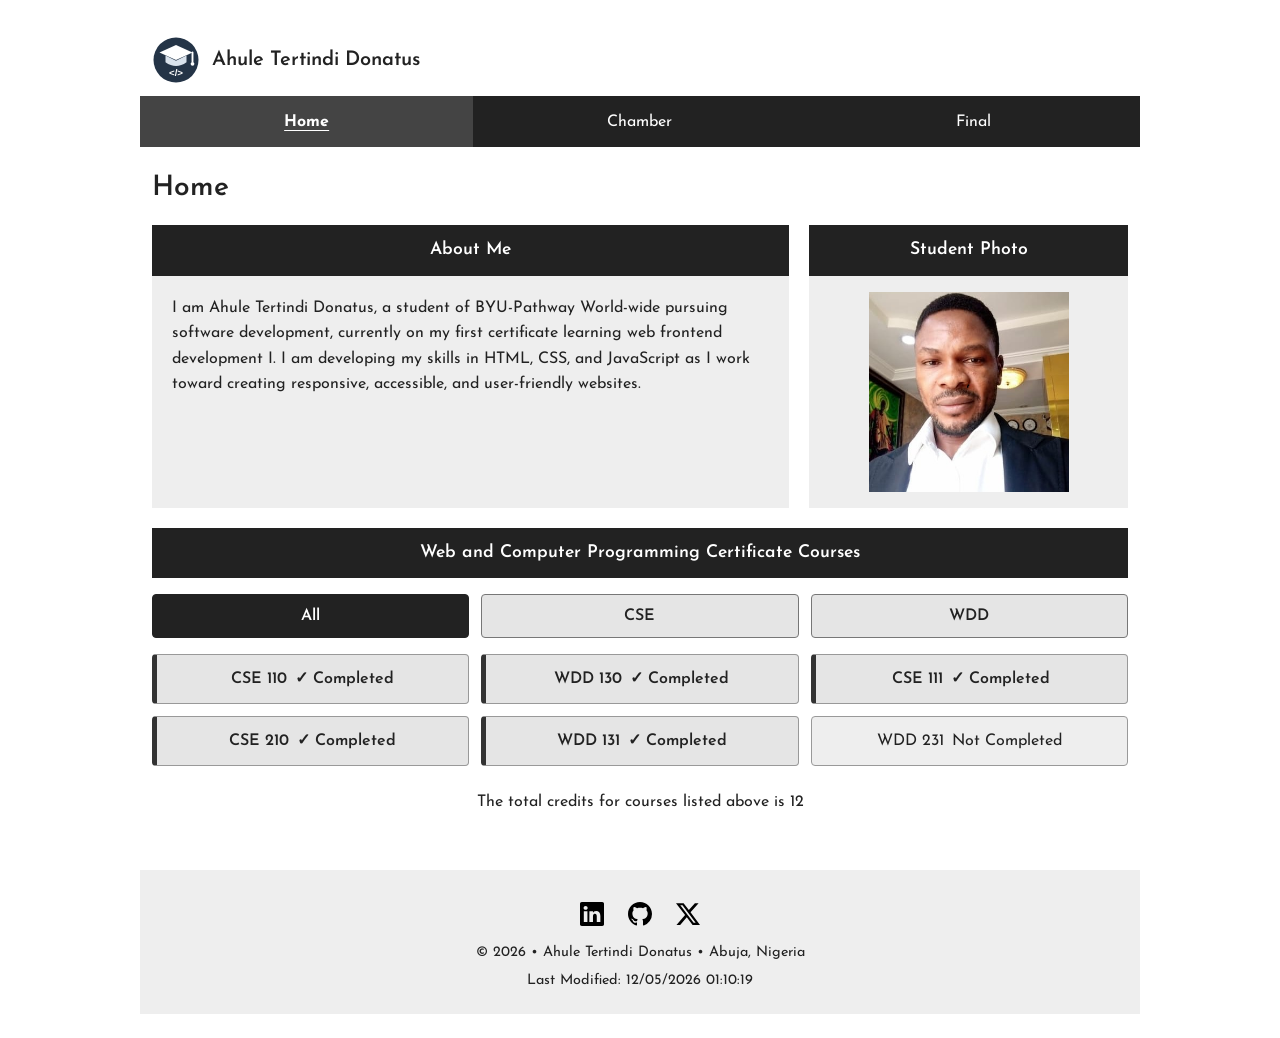
<file: index.html>
<!DOCTYPE html>
<html lang="en">
<head>
    <meta charset="UTF-8">
    <meta name="viewport" content="width=device-width, initial-scale=1.0">

    <title>Course Home - WDD 231</title>
    <meta name="description" content="Explore my WDD 231 Course Home Page, web development course work, and completed Web and Computer Programming Certificate courses.">
    <meta name="author" content="Ahule Tertindi Donatus">

    <!-- Open Graph Meta Tag -->
     <meta property="og:title" content="Course Home Page - WDD 231 |Ahule Tertindi Donatus">
     <meta property="og:description" content="Explore my WDD 231 Course Home Page, featuring my introduction, web development coursework, and progress in web development.">
     <meta property="og:image" content="https://donatus-875.github.io/wdd231/images/student-photo.jpg">
     <meta property="og:url" content="https://donatus-875.github.io/wdd231/">

    <link rel="icon" href="favicon.ico">

    <!-- Google Font -->
    <link rel="preconnect" href="https://fonts.googleapis.com">
    <link rel="preconnect" href="https://fonts.gstatic.com" crossorigin>
    <link href="https://fonts.googleapis.com/css2?family=Josefin+Sans:wght@400;500;600;700&display=swap" rel="stylesheet">

    <!-- Stylesheets: keep this order -->
    <link rel="stylesheet" href="styles/normalize.css">
    <link rel="stylesheet" href="styles/small.css">
    <link rel="stylesheet" href="styles/larger.css">

    <!-- JavaScript -->
    <script src="scripts/date.js" defer></script>
    <script src="scripts/course.js" defer></script>
    <script src="scripts/navigation.js" defer></script>
</head>

<body>
    <div class="page-container">

        <header>
            <img src="images/home.svg"
                 alt="Site logo"
                 width="48"
                 height="48">

            <span>Ahule Tertindi Donatus</span>

            <button
                id="hamburger-button"
                class="hamburger"
                type="button"
                aria-label="Open navigation menu"
                aria-controls="nav-bar"
                aria-expanded="false">
                ☰
            </button>
        </header>

        <nav id="nav-bar" class="navigation" aria-label="Main navigation">
            <ul>
                <li><a href="index.html" class="current" aria-current="page">Home</a></li>
                <li><a href="code-along-header/index.html">Chamber</a></li>
                <li><a href="#">Final</a></li>
            </ul>
        </nav>

        <main>
            <h1>Home</h1>

            <div class="about-section">
                <section class="about-me">
                    <h2>About Me</h2>
                    <p>
                        I am Ahule Tertindi Donatus, a student of BYU-Pathway 
                        World-wide pursuing software development, currently on 
                        my first certificate learning web frontend development I.
                        I am developing my skills in HTML, CSS, and JavaScript
                        as I work toward creating responsive, accessible, and
                        user-friendly websites.
                    </p>
                </section>

                <section class="student-photo">
                    <h2>Student Photo</h2>
                    <div class="photo-container">
                        <img
                            src="images/student-photo.jpg"
                            alt="Photo of Ahule Tertindi Donatus"
                            width="200"
                            height="200">
                    </div>
                </section>
            </div>

            <section class="courses-section">
                <h2>Web and Computer Programming Certificate Courses</h2>

                <div class="course-filters" role="group" aria-label="Filter courses">
                    <button
                        id="filter-all"
                        class="filter-btn active"
                        type="button"
                        aria-pressed="true">
                        All
                    </button>

                    <button
                        id="filter-cse"
                        class="filter-btn"
                        type="button"
                        aria-pressed="false">
                        CSE
                    </button>

                    <button
                        id="filter-wdd"
                        class="filter-btn"
                        type="button"
                        aria-pressed="false">
                        WDD
                    </button>
                </div>

                <div
                    id="courses-list"
                    class="courses-list"
                    aria-live="polite">
                </div>

                <p class="credits">
                    The total credits for courses listed above is
                    <span id="credits-value">0</span>
                </p>
            </section>
        </main>

        <footer>
            <div class="social-links">
                <a
                    href="https://www.linkedin.com/in/ahule-donatus-441739271?utm_source=share_via&utm_content=profile&utm_medium=member_android"
                    target="_blank"
                    rel="noopener noreferrer"
                    aria-label="Visit my LinkedIn profile">
                    <img
                        src="images/linkedin.svg"
                        alt="LinkedIn profile"
                        width="32"
                        height="32">
                </a>

                <a
                    href="https://github.com/DONATUS-875/"
                    target="_blank"
                    rel="noopener noreferrer"
                    aria-label="Visit my GitHub profile">
                    <img
                        src="images/github.svg"
                        alt="GitHub profile"
                        width="32"
                        height="32">
                </a>

                <a
                    href="https://x.com/DonatusIsa25709"
                    target="_blank"
                    rel="noopener noreferrer"
                    aria-label="Visit my X profile">
                    <img
                        src="images/twitter-x.svg"
                        alt="X social media profile"
                        width="32"
                        height="32">
                </a>
            </div>

            <p>
                &copy; <span id="currentyear"></span>
                &bull; Ahule Tertindi Donatus
                &bull; Abuja, Nigeria
            </p>

            <p>
                Last Modified:
                <span id="lastModified"></span>
            </p>
        </footer>

    </div>
</body>
</html>
</file>
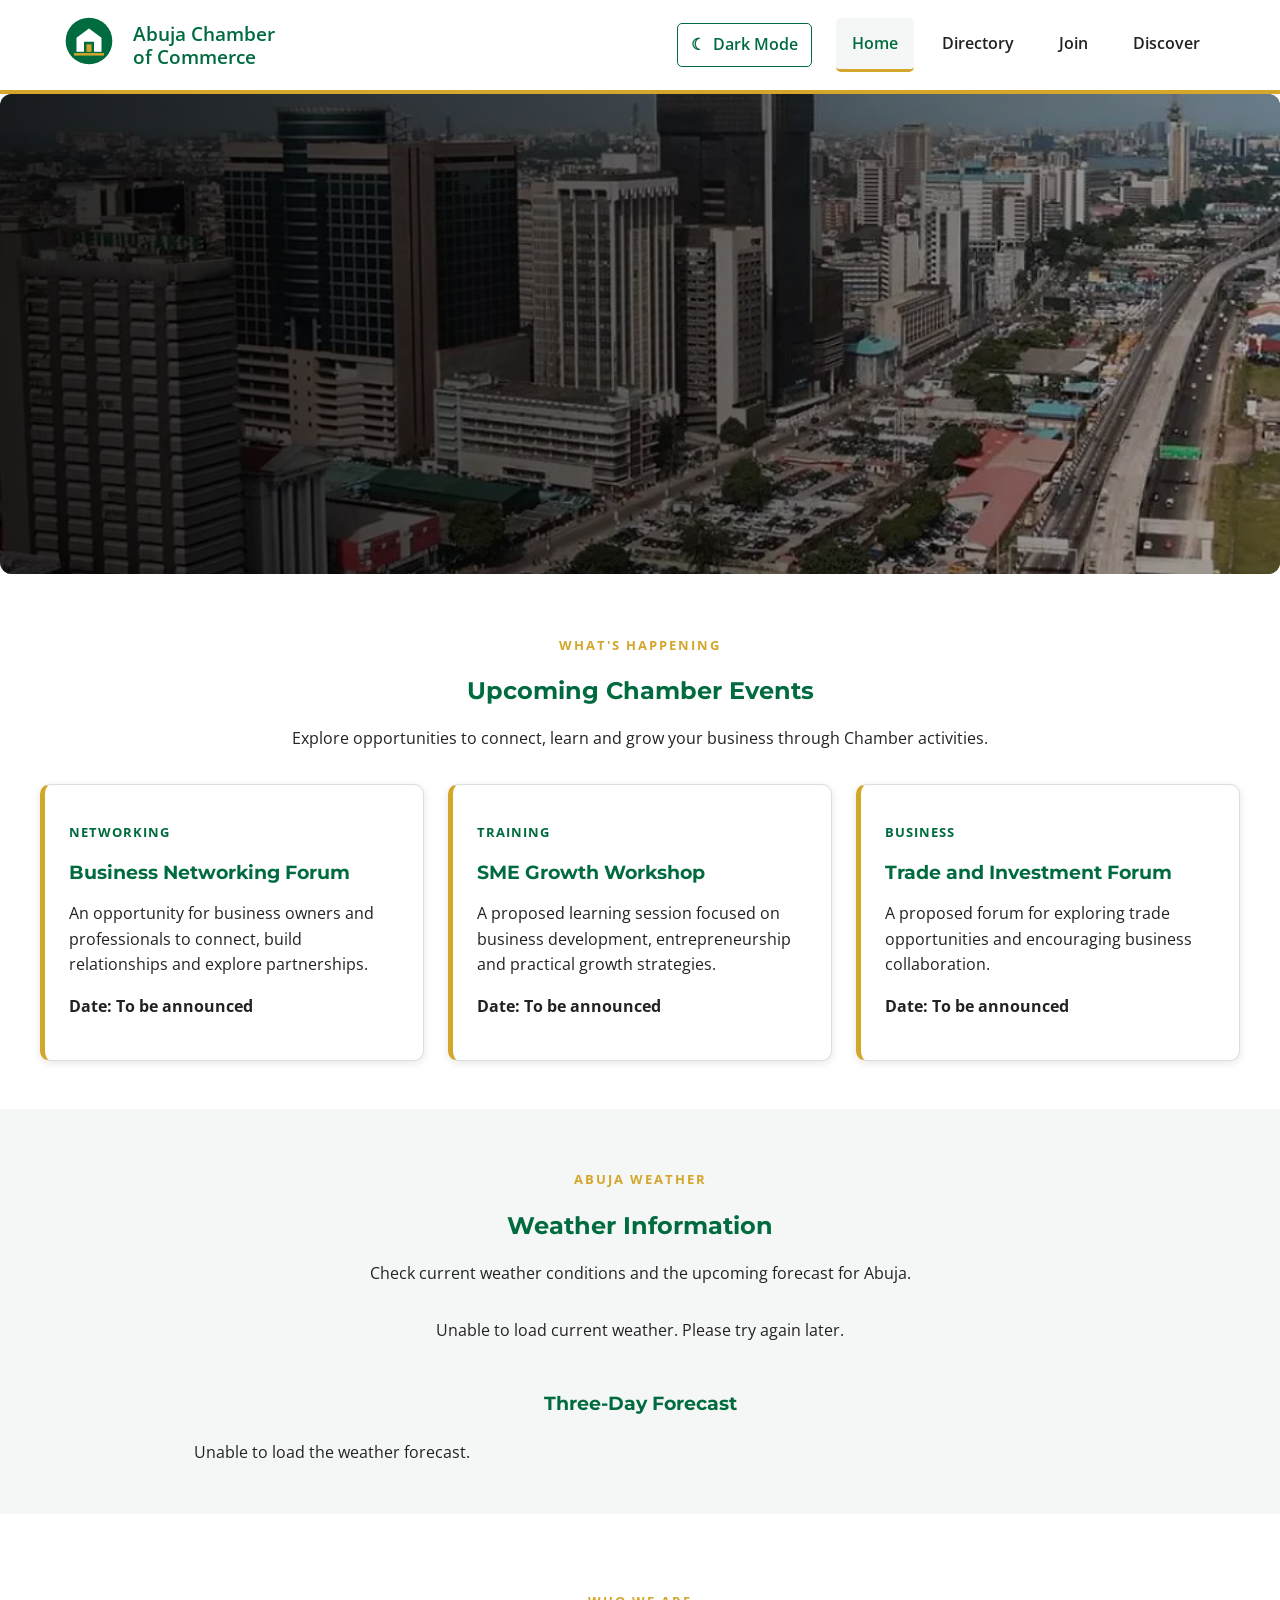
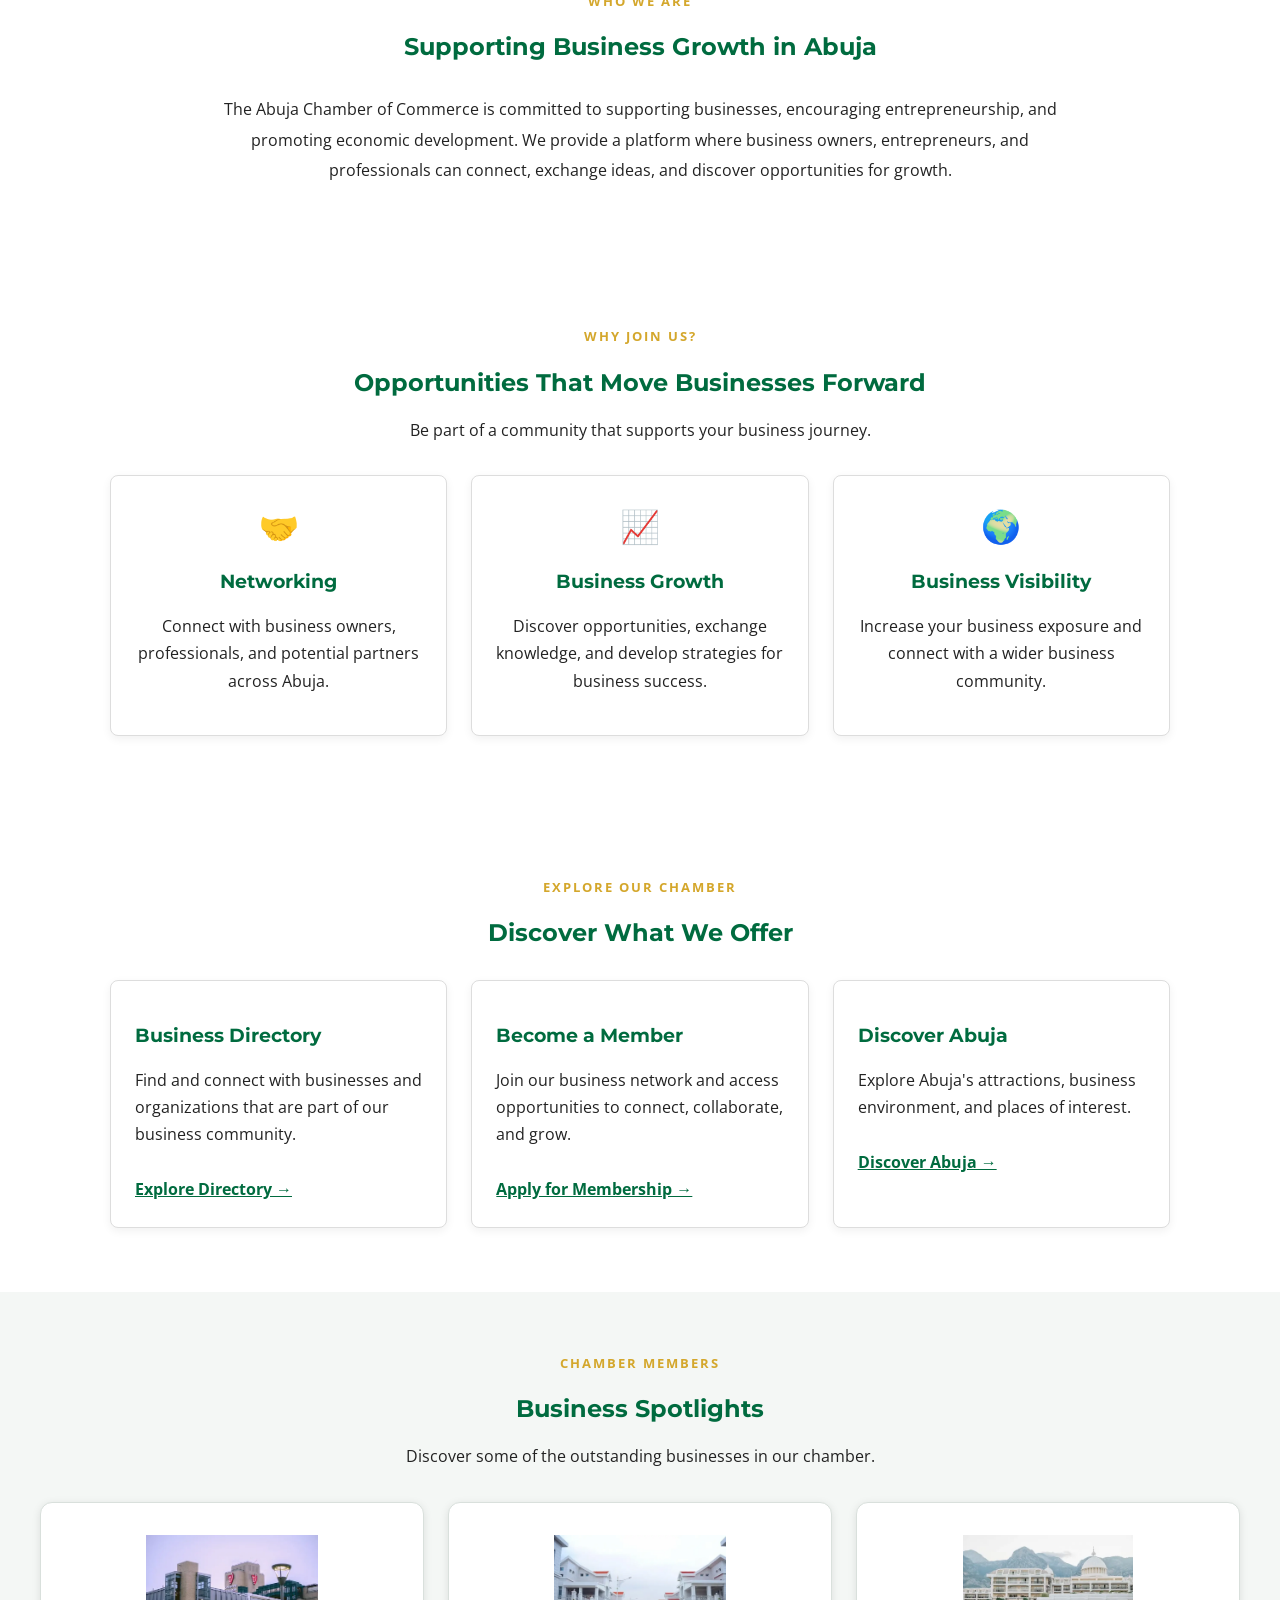
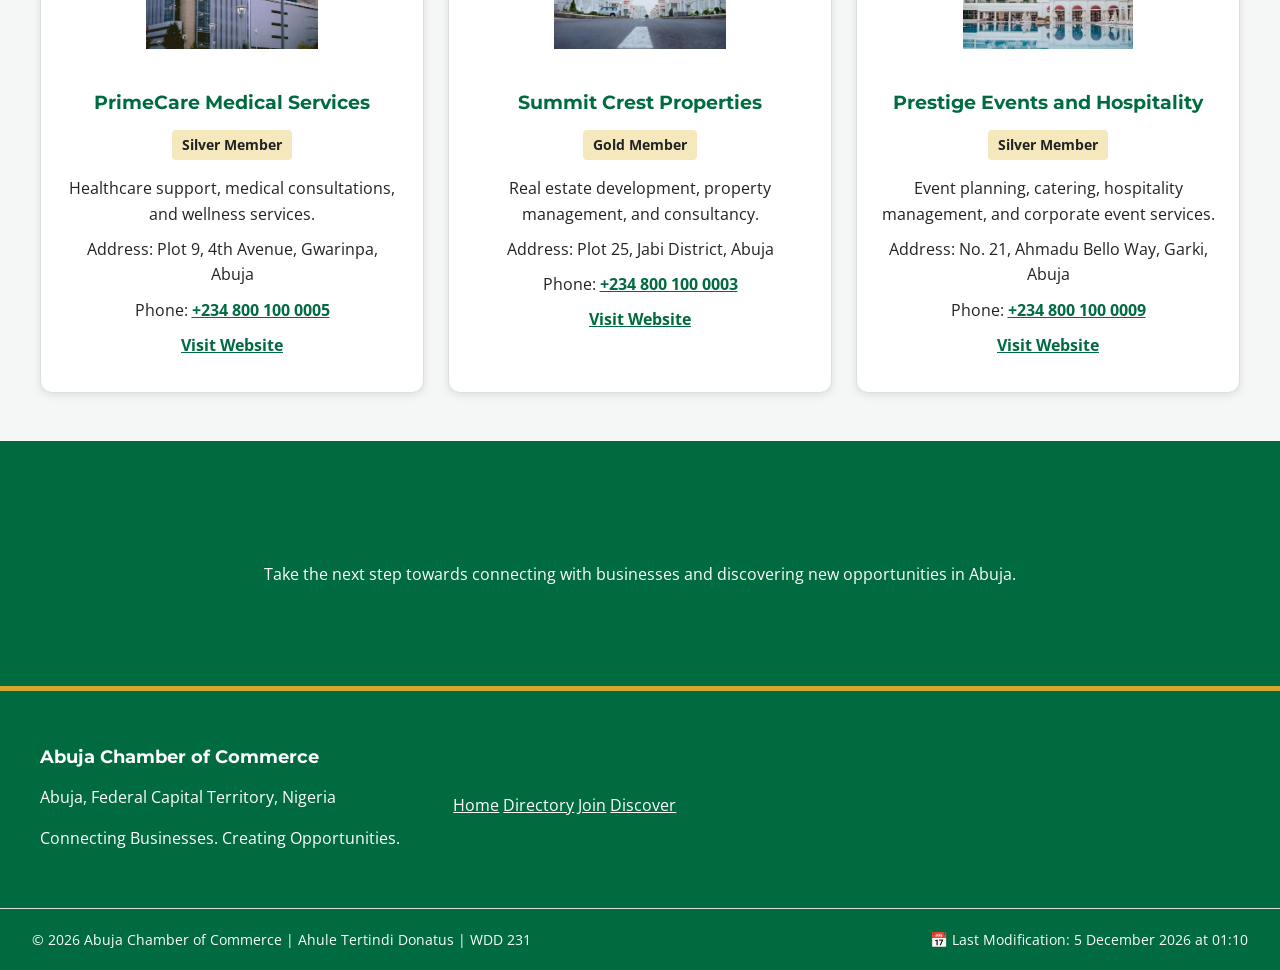
<file: chamber/index.html>
<!DOCTYPE html>
<html lang="en">
<head>
    <meta charset="UTF-8">
    <meta name="viewport" content="width=device-width, initial-scale=1.0">

    <meta name="description" content="Welcome to the Abuja Chamber of Commerce. Connect with businesses, explore opportunities, and grow your business in Abuja, Nigeria.">
    <meta name="author" content="Ahule Tertindi Donatus">

    <title>Home | Abuja Chamber of Commerce</title>

    <link rel="icon" href="images/favicon.ico">

    <!-- Open Graph Social Media Meta Tags -->
    <meta property="og:title" content="Abuja Chamber of Commerce | Connecting Businesses">
    <meta property="og:description" content="Connect with businesses, discover new opportunities, and grow your business with the Abuja Chamber of Commerce in Nigeria.">
    <meta property="og:image" content="https://donatus-875.github.io/wdd231/chamber/images/abuja-cbd-hero.webp">
    <meta property="og:url" content="https://donatus-875.github.io/wdd231/chamber/index.html">
    <meta property="og:type" content="website">

    <!-- Google Fonts -->
    <link rel="preconnect" href="https://fonts.googleapis.com">
    <link rel="preconnect" href="https://fonts.gstatic.com" crossorigin>
    <link href="https://fonts.googleapis.com/css2?family=Montserrat:wght@400;500;600;700;800&family=Open+Sans:wght@400;500;600;700&display=swap" rel="stylesheet">

    <!-- CSS -->
    <link rel="stylesheet" href="styles/normalize.css">
    <link rel="stylesheet" href="styles/small.css">
    <link rel="stylesheet" href="styles/larger.css">

    <!-- JavaScript -->
    <script src="scripts/main.js" defer></script>
</head>

<body>

    <!-- HEADER -->
    

<header class="site-header">
    <div class="header-content">

        <!-- LOGO AND BRAND NAME -->
        <div class="brand">
            <a href="index.html" class="site-logo"
                aria-label="Abuja Chamber of Commerce Home">
                <svg viewBox="0 0 60 60" width="50" height="50"
                    role="img" aria-label="Abuja Chamber logo">
                    <circle cx="30" cy="30" r="28" fill="#006B3F"/>
                    <path d="M15 43V26L30 15L45 26V43H36V31H24V43Z"
                        fill="#FFFFFF"/>
                    <path d="M27 43V34H33V43" fill="#D4A72C"/>
                    <path d="M12 46H48" stroke="#D4A72C" stroke-width="3"/>
                </svg>
            </a>

            <div class="brand-text">
                <p>Abuja Chamber</p>
                <p>of Commerce</p>
            </div>
        </div>

        <!-- DARK MODE BUTTON -->
        <button id="theme-toggle" class="theme-button" type="button"
            aria-label="Switch to dark mode" aria-pressed="false">
            <span aria-hidden="true">☾</span>
            <span class="theme-button-text">Dark Mode</span>
        </button>

        <!-- MOBILE MENU BUTTON -->
        <button id="menu-button" class="menu-button" type="button"
            aria-label="Open navigation menu"
            aria-expanded="false"
            aria-controls="primary-nav">
            ☰
        </button>

        <!-- NAVIGATION -->
        <nav id="primary-nav" class="navigation" aria-label="Main navigation">
            <ul>
                <li><a href="index.html" aria-current="page">Home</a></li>
                <li><a href="directory.html">Directory</a></li>
                <li><a href="join.html">Join</a></li>
                <li><a href="discover.html">Discover</a></li>
            </ul>
        </nav>

    </div>
</header>

    

    <!-- MAIN CONTENT -->
    <main>

        <!-- HERO SECTION -->
        
<section class="home-hero">

    <!-- HERO CONTENT -->
    <div class="hero-content">
        <p class="eyebrow">WELCOME TO ABUJA</p>

        <h1>Building Stronger Businesses, Creating Greater Opportunities.</h1>

        <p>
            Welcome to the Abuja Chamber of Commerce, where businesses
            connect, partnerships grow, and opportunities become reality.
            Together, we are building a stronger business community in
            Nigeria's capital city.
        </p>

        <div class="hero-actions">
            <a href="join.html" class="home-action-button home-action-primary">Become a Member</a>
            <a href="directory.html" class="home-action-button home-action-secondary">Explore Directory</a>
        </div>
    </div>

    <!-- HERO IMAGE -->
    <div class="hero-image">
        <img
            src="images/abuja-cbd-hero.webp"
            alt="Modern office buildings in Abuja Central Business District"
            width="1200"
            height="800"
            fetchpriority="high"
        >
    </div>

</section>


<!-- CURRENT EVENTS -->
<section class="current-events" aria-labelledby="events-heading">

    <div class="section-heading">
        <p class="eyebrow">WHAT'S HAPPENING</p>
        <h2 id="events-heading">Upcoming Chamber Events</h2>
        <p>
            Explore opportunities to connect, learn and grow your business
            through Chamber activities.
        </p>
    </div>

    <div class="events-container">

        <article class="event-card">
            <p class="event-category">NETWORKING</p>
            <h3>Business Networking Forum</h3>
            <p>
                An opportunity for business owners and professionals
                to connect, build relationships and explore partnerships.
            </p>
            <p class="event-date">Date: To be announced</p>
        </article>

        <article class="event-card">
            <p class="event-category">TRAINING</p>
            <h3>SME Growth Workshop</h3>
            <p>
                A proposed learning session focused on business development,
                entrepreneurship and practical growth strategies.
            </p>
            <p class="event-date">Date: To be announced</p>
        </article>

        <article class="event-card">
            <p class="event-category">BUSINESS</p>
            <h3>Trade and Investment Forum</h3>
            <p>
                A proposed forum for exploring trade opportunities
                and encouraging business collaboration.
            </p>
            <p class="event-date">Date: To be announced</p>
        </article>

    </div>

</section>


<!-- WEATHER SECTION -->
<section class="weather-section" aria-labelledby="weather-heading">

    <div class="section-heading">
        <p class="eyebrow">ABUJA WEATHER</p>
        <h2 id="weather-heading">Weather Information</h2>
        <p>Check current weather conditions and the upcoming forecast for Abuja.</p>
    </div>

    <!-- CURRENT WEATHER -->
    <div class="current-weather" id="current-weather">
        <p role="status" aria-live="polite">
            Loading current weather...
        </p>
    </div>

    <!-- THREE-DAY FORECAST -->
    <div class="forecast-section">
        <h3>Three-Day Forecast</h3>

        <div class="forecast-container" id="forecast-container">
            <p role="status" aria-live="polite">
                Loading weather forecast...
            </p>
        </div>
    </div>

</section>


        <!-- INTRODUCTION -->
        <section class="home-intro">

            <div class="section-heading">
                <p class="eyebrow">WHO WE ARE</p>
                <h2>Supporting Business Growth in Abuja</h2>
            </div>

            <p>
                The Abuja Chamber of Commerce is committed to supporting
                businesses, encouraging entrepreneurship, and promoting
                economic development. We provide a platform where business
                owners, entrepreneurs, and professionals can connect,
                exchange ideas, and discover opportunities for growth.
            </p>

        </section>

        <!-- BUSINESS BENEFITS -->
        <section class="home-benefits">

            <div class="section-heading">
                <p class="eyebrow">WHY JOIN US?</p>
                <h2>Opportunities That Move Businesses Forward</h2>
                <p>Be part of a community that supports your business journey.</p>
            </div>

            <div class="benefit-grid">

                <article class="benefit-card">
                    <div class="benefit-icon" aria-hidden="true">🤝</div>
                    <h3>Networking</h3>
                    <p>
                        Connect with business owners, professionals,
                        and potential partners across Abuja.
                    </p>
                </article>

                <article class="benefit-card">
                    <div class="benefit-icon" aria-hidden="true">📈</div>
                    <h3>Business Growth</h3>
                    <p>
                        Discover opportunities, exchange knowledge,
                        and develop strategies for business success.
                    </p>
                </article>

                <article class="benefit-card">
                    <div class="benefit-icon" aria-hidden="true">🌍</div>
                    <h3>Business Visibility</h3>
                    <p>
                        Increase your business exposure and connect
                        with a wider business community.
                    </p>
                </article>

            </div>

        </section>

        <!-- EXPLORE THE CHAMBER -->
        <section class="home-explore">

            <div class="section-heading">
                <p class="eyebrow">EXPLORE OUR CHAMBER</p>
                <h2>Discover What We Offer</h2>
            </div>

            <div class="explore-grid">

                <article class="explore-card">
                    <h3>Business Directory</h3>
                    <p>
                        Find and connect with businesses and organizations
                        that are part of our business community.
                    </p>
                    <a href="directory.html">Explore Directory →</a>
                </article>

                <article class="explore-card">
                    <h3>Become a Member</h3>
                    <p>
                        Join our business network and access opportunities
                        to connect, collaborate, and grow.
                    </p>
                    <a href="join.html">Apply for Membership →</a>
                </article>

                <article class="explore-card">
                    <h3>Discover Abuja</h3>
                    <p>
                        Explore Abuja's attractions, business environment,
                        and places of interest.
                    </p>
                    <a href="discover.html">Discover Abuja →</a>
                </article>

            </div>

        </section>


<!-- COMPANY SPOTLIGHTS -->
<section class="company-spotlights" aria-labelledby="spotlights-heading">

    <div class="section-heading">
        <p class="eyebrow">CHAMBER MEMBERS</p>
        <h2 id="spotlights-heading">Business Spotlights</h2>
        <p>Discover some of the outstanding businesses in our chamber.</p>
    </div>

    <div class="spotlights-container" id="spotlights-container">
        <p role="status" aria-live="polite">
            Loading featured businesses...
        </p>
    </div>

</section>


        <!-- CALL TO ACTION -->
        <section class="home-cta">
            <h2>Let's Build a Stronger Business Community Together.</h2>
            <p>
                Take the next step towards connecting with businesses
                and discovering new opportunities in Abuja.
            </p>
            <a href="join.html" class="cta-button">Join the Chamber Today</a>
        </section>

    </main>

    <!-- FOOTER -->
    
<footer class="site-footer">

    <div class="footer-content">

        <div class="footer-contact">
            <h2>Abuja Chamber of Commerce</h2>
            <p>Abuja, Federal Capital Territory, Nigeria</p>
            <p>Connecting Businesses. Creating Opportunities.</p>
        </div>

        <div class="footer-navigation">
            <h3>Quick Links</h3>
            <a href="index.html">Home</a>
            <a href="directory.html">Directory</a>
            <a href="join.html">Join</a>
            <a href="discover.html">Discover</a>
        </div>

    </div>

    <div class="footer-bottom">

        <p>
            &copy; <span id="current-year"></span>
            Abuja Chamber of Commerce |
            Ahule Tertindi Donatus |
            WDD 231
        </p>

        <p>
            <span aria-hidden="true">📅</span>
            Last Modification:
            <span id="last-modified"></span>
        </p>

    </div>

</footer>


</body>
</html>
</file>
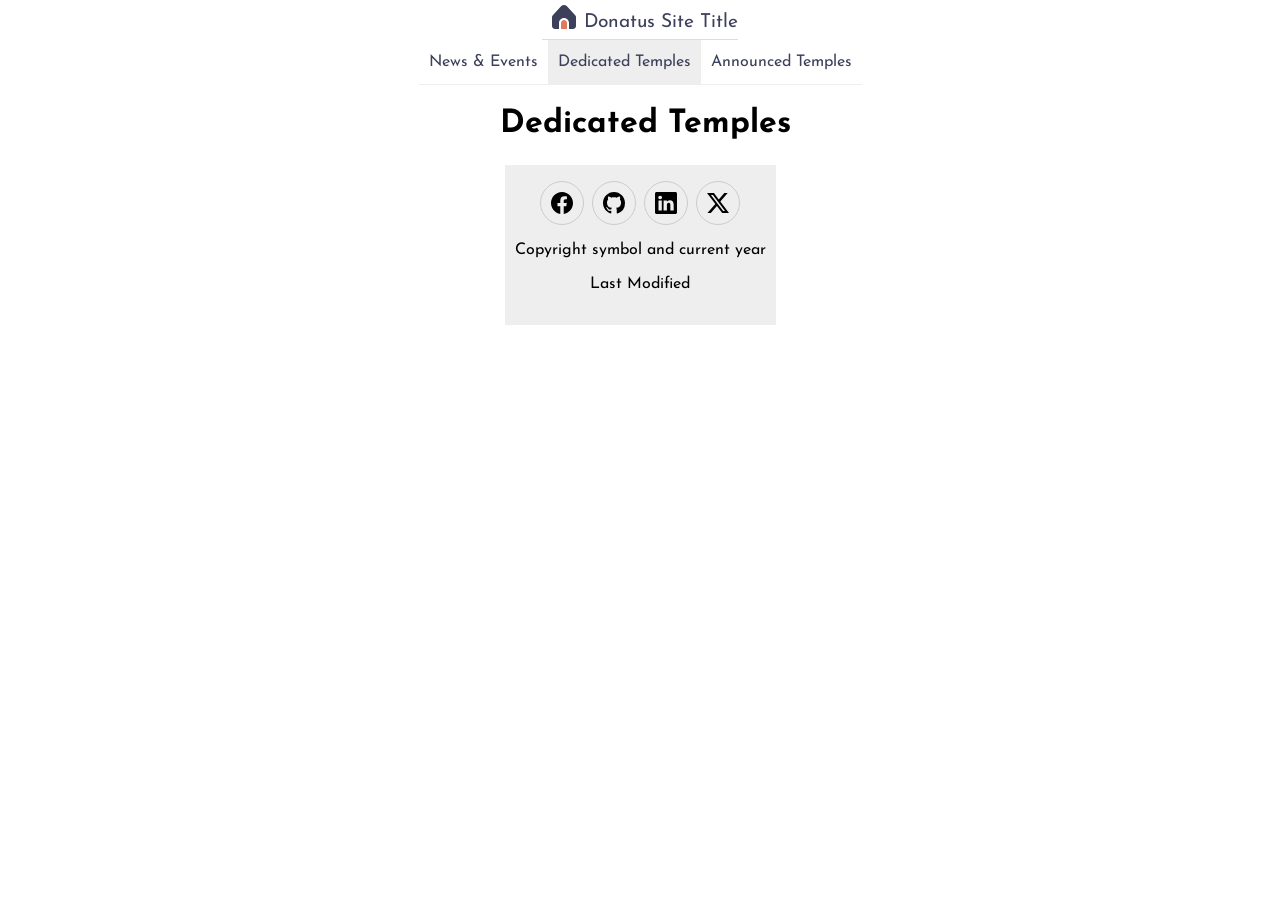
<file: code-along-header/index.html>
<!DOCTYPE html>
<html lang="en">
<head>
    <meta charset="UTF-8">
    <meta name="viewport" content="width=device-width, initial-scale=1.0">
    <title>Document</title>

    <link rel="preconnect" href="https://fonts.googleapis.com">
    <link rel="preconnect" href="https://fonts.gstatic.com" crossorigin>
    <link href="https://fonts.googleapis.com/css2?family=Josefin+Sans:wght@400;500;600;700&display=swap" rel="stylesheet">
    
    <link rel="stylesheet" href="styles/normalize.css">
    <link rel="stylesheet" href="styles/base.css">
    <link rel="stylesheet" href="styles/larger.css">

</head>
<body>
    <header>
        <img src="images/home.svg" alt="site logo" width="512" height="512">
        <span>Donatus Site Title</span>
        <button id="hamburger-button" class="hamburger"></button>
    </header>
    <nav id="nav-bar" class="navigation">
        <ul>
            <li ><a href="#">News & Events</a></li>
            <li class="current"><a href="#">Dedicated Temples</a></li>
            <li><a href="#">Announced Temples</a></li>
        </ul>
    </nav>
    <main>
        <h1>Dedicated Temples</h1>
    </main>
    <footer>
        <div class="social">
            <a href="https://www.facebook.com/paul.cheney.1422/" target="_blank"><img src="images/facebook.svg" alt="Facebook" width="16" height="16"></a>
            <a href="https://github.com/paulcheney" target="_blank"><img src="images/github.svg" alt="github" width="16" height="16"></a>
            <a href="https://www.linkedin.com/in/pcheney/" target="_blank"><img src="images/linkedin.svg" alt="linked in" width="16" height="16"></a>
            <a href="https://x.com/" target="_blank"><img src="images/twitter-x.svg" alt="twitter" width="16" height="16"></a>
        </div>
        <p>Copyright symbol and current year</p>
        <p>Last Modified</p>
    </footer>
    <script src="scripts/navigation.js"></script>
</body>
</html>
</file>
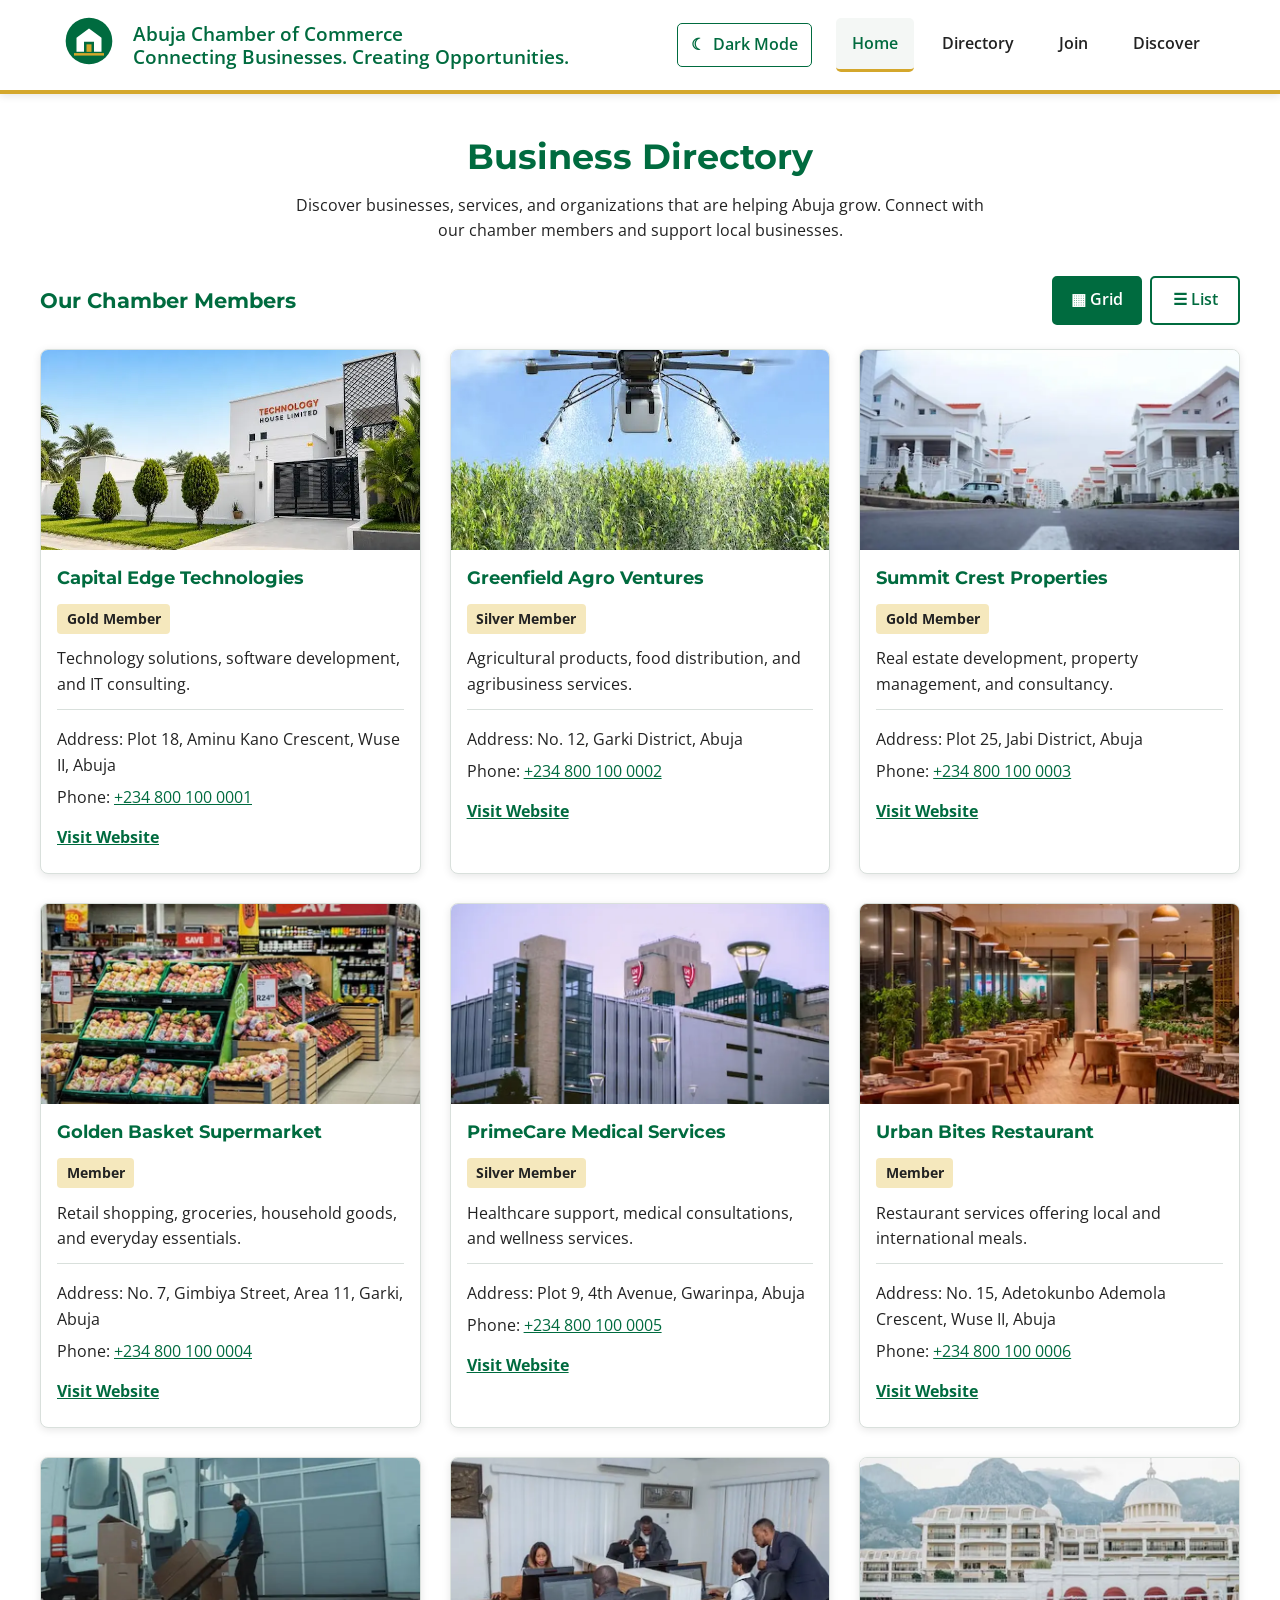
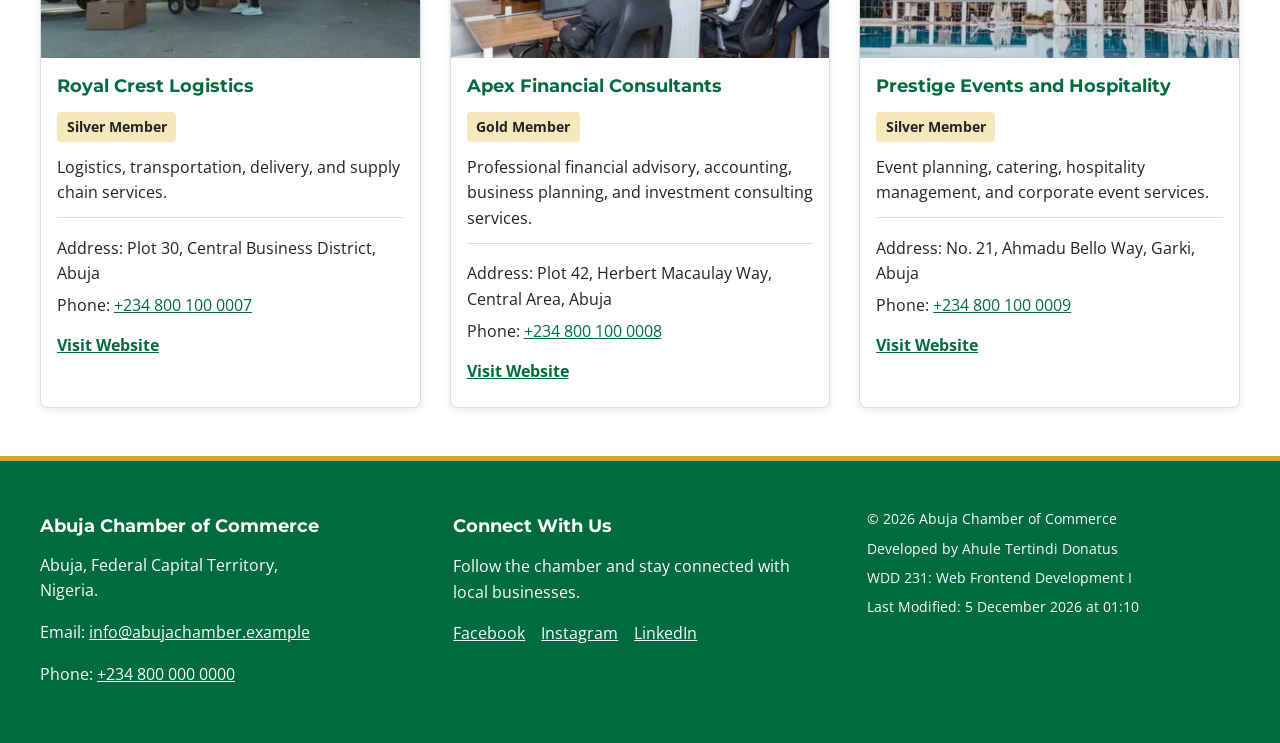
<file: chamber/directory.html>
<!DOCTYPE html>
<html lang="en">
<head>
    <meta charset="UTF-8">
    <meta name="viewport" content="width=device-width, initial-scale=1.0">

    <title>Business Directory | Abuja Chamber of Commerce</title>

    <meta name="description" content="Explore the Abuja Chamber of Commerce business directory to discover local businesses, services, and organizations in Abuja, Nigeria.">
    <meta name="author" content="Ahule Tertindi Donatus">

    <!-- Favicon -->
    <link rel="icon" href="images/favicon.ico">

    <!-- Open Graph Social Media Meta Tags -->
    <meta property="og:title" content="Business Directory | Abuja Chamber of Commerce">
    <meta property="og:description" content="Discover businesses and services in the Abuja Chamber of Commerce directory.">
    <meta property="og:image" content="https://donatus-875.github.io/wdd231/chamber/images/og-image.webp">
    <meta property="og:url" content="https://donatus-875.github.io/wdd231/chamber/directory.html">
    <meta property="og:type" content="website">

    <!-- Google Fonts: Montserrat and Open Sans -->
    <link rel="preconnect" href="https://fonts.googleapis.com">
    <link rel="preconnect" href="https://fonts.gstatic.com" crossorigin>
    <link href="https://fonts.googleapis.com/css2?family=Montserrat:wght@600;700&family=Open+Sans:wght@400;500;600&display=swap" rel="stylesheet">

    <!-- CSS Stylesheets -->
    <link rel="stylesheet" href="styles/normalize.css">
    <link rel="stylesheet" href="styles/small.css">
    <link rel="stylesheet" href="styles/larger.css">

    <!-- JavaScript -->
    <script src="scripts/main.js" defer></script>
</head>

<body>
    
<!-- HEADER -->
<header class="site-header">
    <div class="header-content">

        <!-- LOGO AND BRAND NAME -->
        <div class="brand">
            <a href="index.html" class="site-logo"
                aria-label="Abuja Chamber of Commerce Home">
                <svg viewBox="0 0 60 60" width="50" height="50"
                    role="img" aria-label="Abuja Chamber logo">
                    <circle cx="30" cy="30" r="28" fill="#006B3F"/>
                    <path d="M15 43V26L30 15L45 26V43H36V31H24V43Z"
                        fill="#FFFFFF"/>
                    <path d="M27 43V34H33V43" fill="#D4A72C"/>
                    <path d="M12 46H48" stroke="#D4A72C" stroke-width="3"/>
                </svg>
            </a>

            <div class="brand-text">
                <p>Abuja Chamber of Commerce</p>
                <p>Connecting Businesses. Creating Opportunities.</p>
            </div>
        </div>

        <!-- DARK MODE BUTTON -->
        <button id="theme-toggle" class="theme-button" type="button"
            aria-label="Switch to dark mode" aria-pressed="false">
            <span aria-hidden="true">☾</span>
            <span class="theme-button-text">Dark Mode</span>
        </button>

        <!-- MOBILE MENU BUTTON -->
        <button id="menu-button" class="menu-button" type="button"
            aria-label="Open navigation menu"
            aria-expanded="false"
            aria-controls="primary-nav">
            ☰
        </button>

        <!-- NAVIGATION -->
        <nav id="primary-nav" class="navigation" aria-label="Main navigation">
            <ul>
                <li><a href="index.html" aria-current="page">Home</a></li>
                <li><a href="directory.html">Directory</a></li>
                <li><a href="join.html">Join</a></li>
                <li><a href="discover.html">Discover</a></li>
            </ul>
        </nav>

    </div>
</header>


    <main class="directory-main">

        <!-- Page Heading -->
        <section class="directory-intro">
            <h1>Business Directory</h1>
            <p>
                Discover businesses, services, and organizations that are
                helping Abuja grow. Connect with our chamber members and
                support local businesses.
            </p>
        </section>

        <!-- Directory View Controls -->
        <section class="directory-section" aria-labelledby="directory-heading">

            <div class="directory-toolbar">
                <h2 id="directory-heading">Our Chamber Members</h2>

                <div class="view-controls" role="group" aria-label="Choose directory view">
                    <button
                        class="view-button active"
                        id="view-grid"
                        type="button"
                        aria-label="Display members in grid view"
                        aria-pressed="true">
                        <span aria-hidden="true">▦</span>
                        Grid
                    </button>

                    <button
                        class="view-button"
                        id="view-list"
                        type="button"
                        aria-label="Display members in list view"
                        aria-pressed="false">
                        <span aria-hidden="true">☰</span>
                        List
                    </button>
                </div>
            </div>

            <!-- Member Directory: populated from members.json using JavaScript -->
            <div class="members-container grid-view" id="members-container">
                <p class="loading-message" id="directory-message" role="status" aria-live="polite">
                    Loading chamber members...
                </p>
            </div>

            <noscript>
                <p class="noscript-message">
                    Please enable JavaScript in your browser to view the
                    chamber member directory.
                </p>
            </noscript>

        </section>

    </main>

    <!-- Footer -->
    <footer class="site-footer">
        <div class="footer-content">

            <!-- Chamber Contact Information -->
            <section class="footer-contact" aria-labelledby="contact-heading">
                <h2 id="contact-heading">Abuja Chamber of Commerce</h2>
                <address>
                    Abuja, Federal Capital Territory,<br>
                    Nigeria.
                </address>
                <p>Email: <a href="mailto:info@abujachamber.example">info@abujachamber.example</a></p>
                <p>Phone: <a href="tel:+2348000000000">+234 800 000 0000</a></p>
            </section>

            <!-- Social Media Links -->
            <section class="footer-social" aria-label="Social media">
                <h2>Connect With Us</h2>
                <p>Follow the chamber and stay connected with local businesses.</p>
                <div class="social-links">
                    <!-- Replace these links with the chamber's actual social profiles when available. -->
                    <a href="https://www.facebook.com/" target="_blank" rel="noopener noreferrer" aria-label="Facebook">
                        Facebook
                    </a>
                    <a href="https://www.instagram.com/" target="_blank" rel="noopener noreferrer" aria-label="Instagram">
                        Instagram
                    </a>
                    <a href="https://www.linkedin.com/" target="_blank" rel="noopener noreferrer" aria-label="LinkedIn">
                        LinkedIn
                    </a>
                </div>
            </section>

            <!-- Project and Copyright Information -->
            <section class="footer-development" aria-label="Development information">
                <p>
                    &copy; <span id="current-year"></span>
                    Abuja Chamber of Commerce
                </p>
                <p>Developed by Ahule Tertindi Donatus</p>
                <p>WDD 231: Web Frontend Development I</p>
                <p>Last Modified: <span id="last-modified"></span></p>
            </section>

        </div>
    </footer>
</body>
</html>
</file>
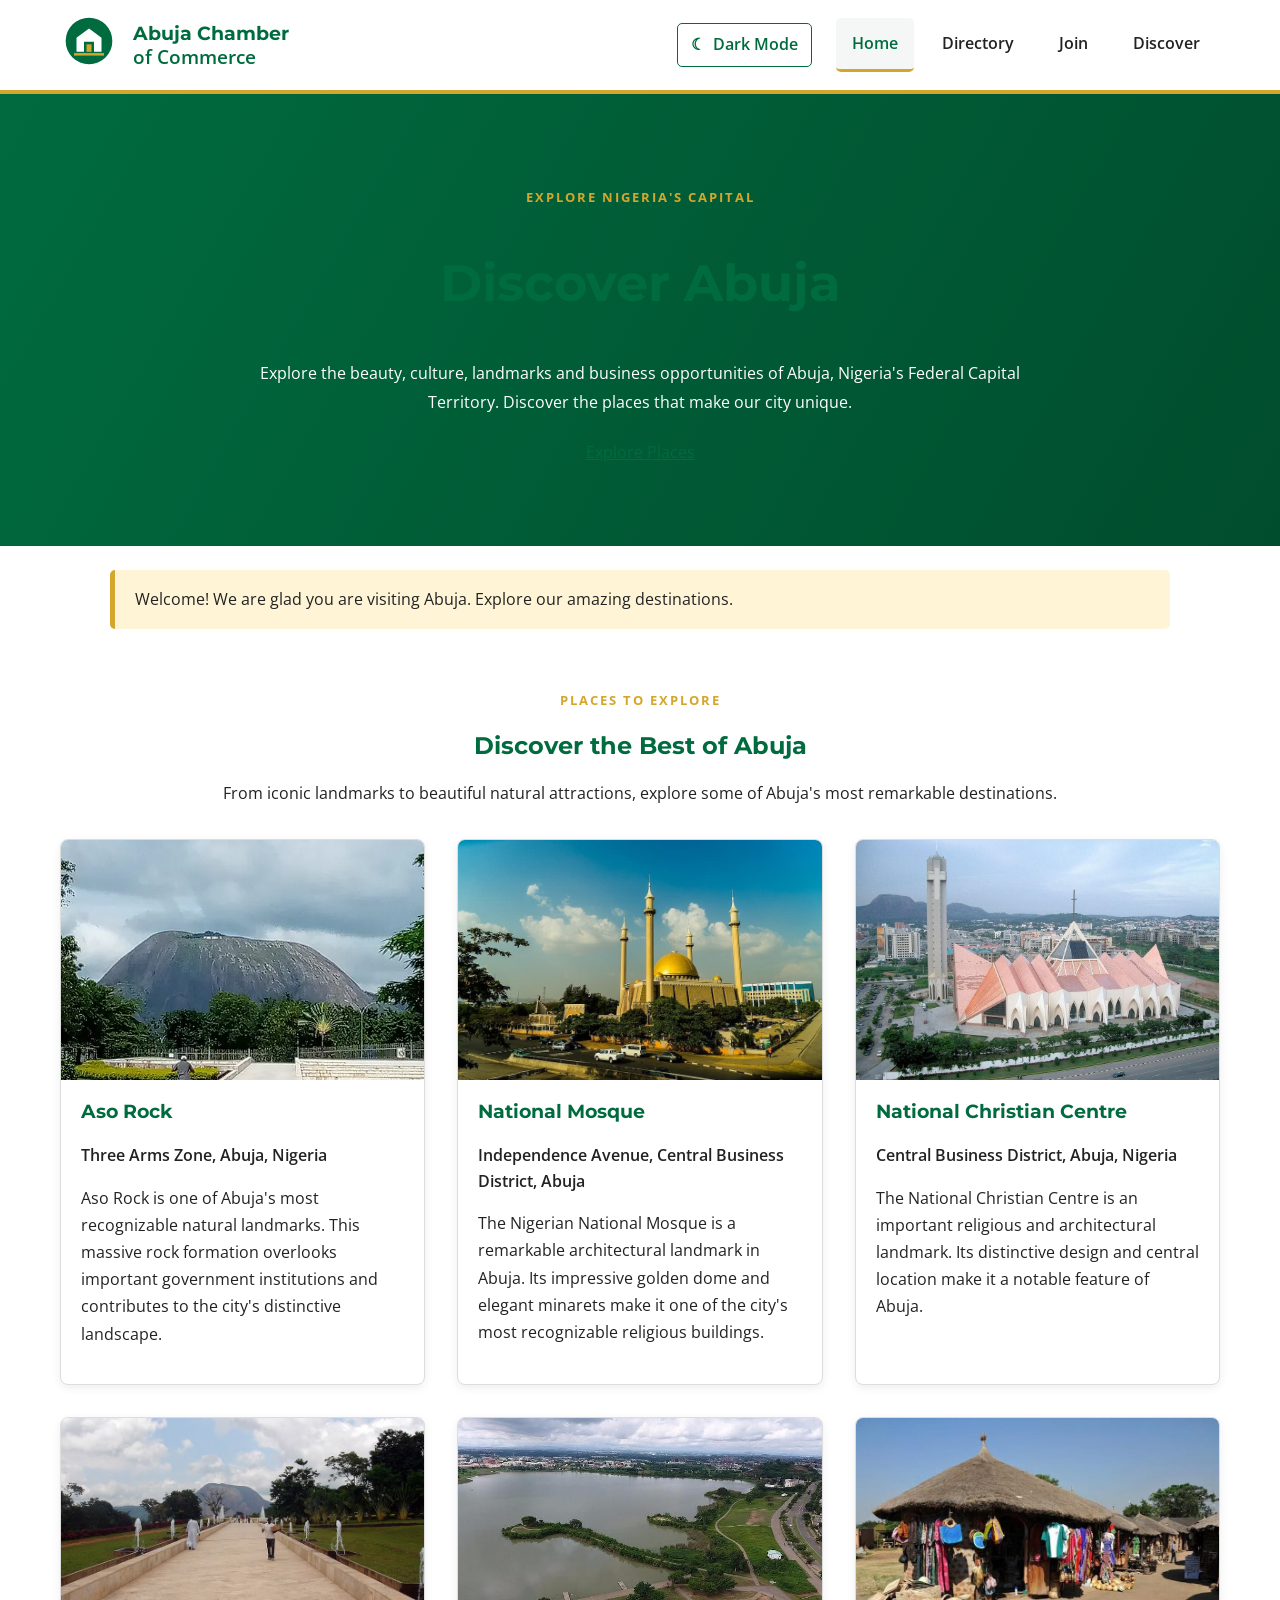
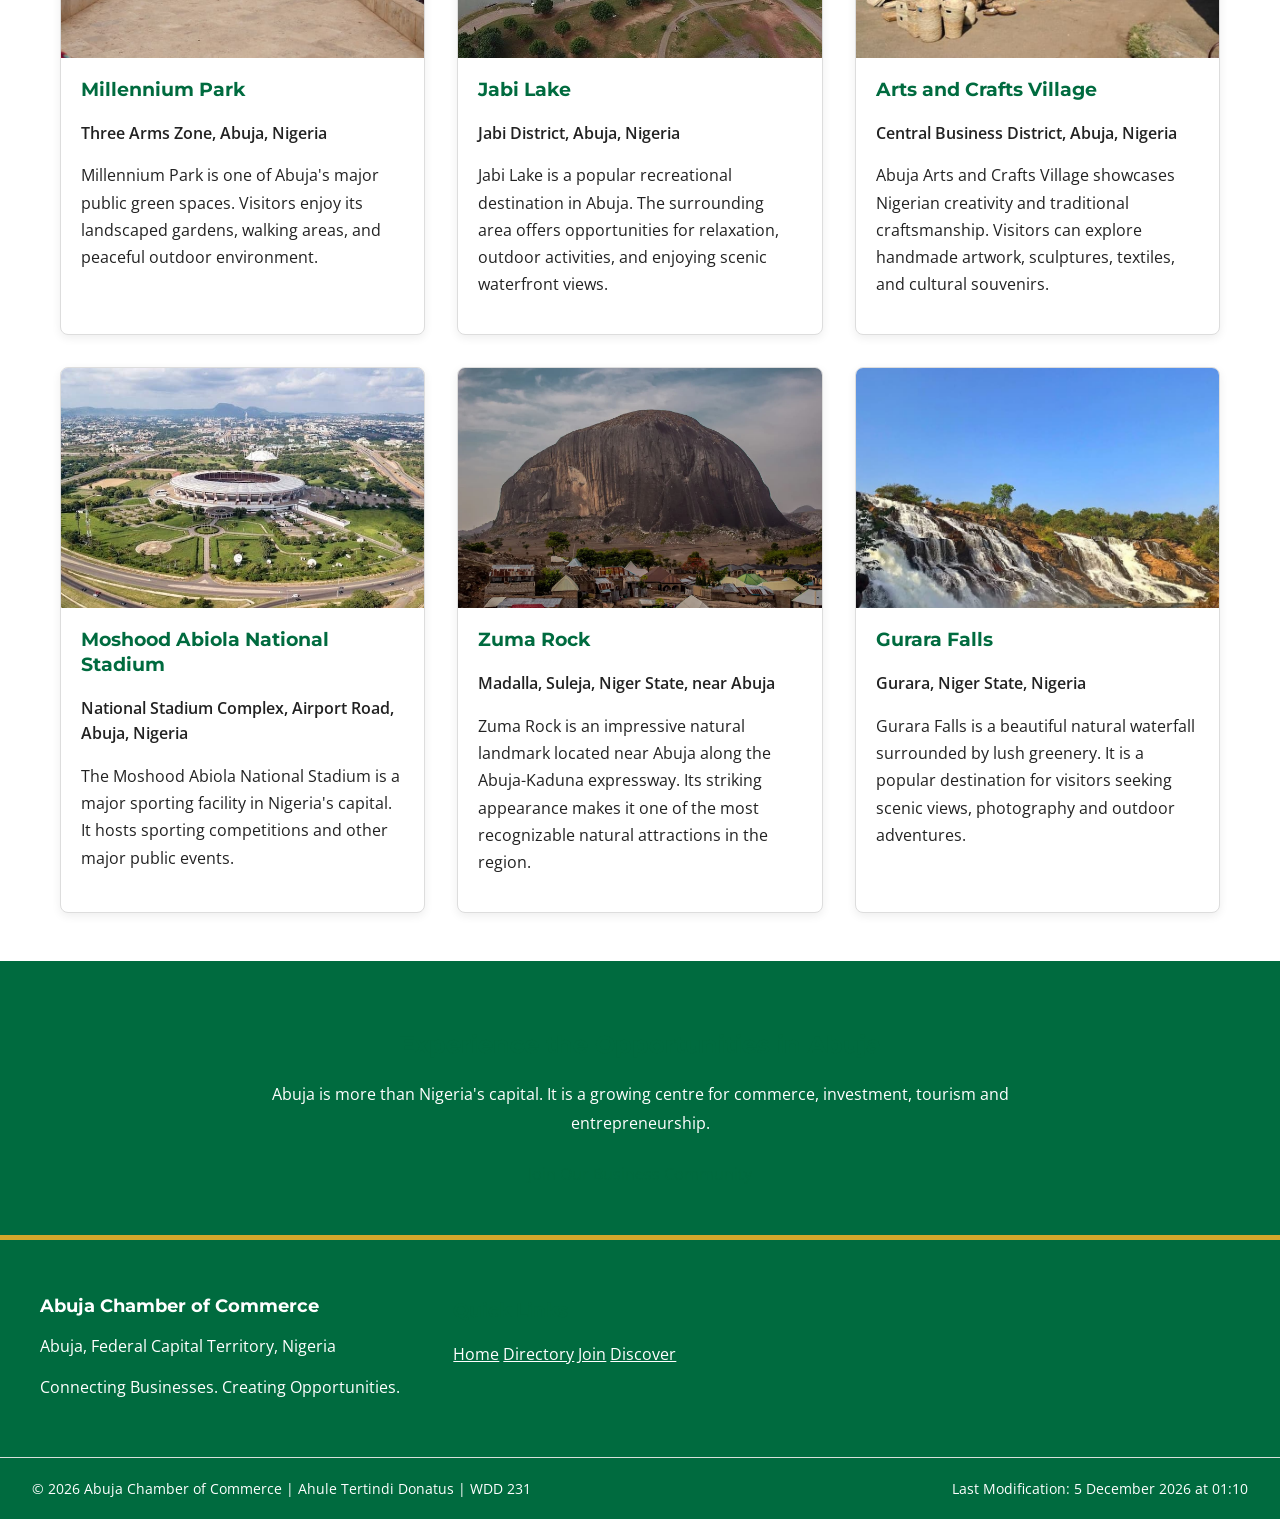
<file: chamber/discover.html>
<!DOCTYPE html>
<html lang="en">
<head>
    <meta charset="UTF-8">
    <meta name="viewport" content="width=device-width, initial-scale=1.0">

    <meta name="description" content="Discover Abuja, Nigeria. Explore famous landmarks, tourist attractions, cultural destinations, and places of interest in the Federal Capital Territory.">
    <meta name="author" content="Ahule Tertindi Donatus">

    <title>Discover Abuja | Abuja Chamber of Commerce</title>

    <link rel="icon" href="images/favicon.ico">

    <!-- Google Fonts -->
    <link rel="preconnect" href="https://fonts.googleapis.com">
    <link rel="preconnect" href="https://fonts.gstatic.com" crossorigin>
    <link href="https://fonts.googleapis.com/css2?family=Montserrat:wght@400;500;600;700;800&family=Open+Sans:wght@400;500;600;700&display=swap" rel="stylesheet">

    <!-- CSS -->
    <link rel="stylesheet" href="styles/normalize.css">
    <link rel="stylesheet" href="styles/small.css">
    <link rel="stylesheet" href="styles/larger.css">

    <!-- JavaScript -->
    <script src="scripts/main.js" defer></script>
    <script src="scripts/discover.js" defer></script>
</head>

<body>

    
<!-- HEADER -->
<header class="site-header">
    <div class="header-content">

        <!-- LOGO AND BRAND NAME -->
        <div class="brand">
            <a href="index.html" class="site-logo"
                aria-label="Abuja Chamber of Commerce Home">
                <svg viewBox="0 0 60 60" width="50" height="50"
                    role="img" aria-label="Abuja Chamber logo">
                    <circle cx="30" cy="30" r="28" fill="#006B3F"/>
                    <path d="M15 43V26L30 15L45 26V43H36V31H24V43Z"
                        fill="#FFFFFF"/>
                    <path d="M27 43V34H33V43" fill="#D4A72C"/>
                    <path d="M12 46H48" stroke="#D4A72C" stroke-width="3"/>
                </svg>
            </a>

            <div class="brand-text">
                <h1>Abuja Chamber</h1>
                <p>of Commerce</p>
            </div>
        </div>

        <!-- DARK MODE BUTTON -->
        <button id="theme-toggle" class="theme-button" type="button"
            aria-label="Switch to dark mode" aria-pressed="false">
            <span aria-hidden="true">☾</span>
            <span class="theme-button-text">Dark Mode</span>
        </button>

        <!-- MOBILE MENU BUTTON -->
        <button id="menu-button" class="menu-button" type="button"
            aria-label="Open navigation menu"
            aria-expanded="false"
            aria-controls="primary-nav">
            ☰
        </button>

        <!-- NAVIGATION -->
        <nav id="primary-nav" class="navigation" aria-label="Main navigation">
            <ul>
                <li><a href="index.html" aria-current="page">Home</a></li>
                <li><a href="directory.html">Directory</a></li>
                <li><a href="join.html">Join</a></li>
                <li><a href="discover.html">Discover</a></li>
            </ul>
        </nav>

    </div>
</header>


    <!-- MAIN CONTENT -->
    <main class="discover-main">

        <!-- HERO SECTION -->
        <section class="discover-hero">
            <div class="discover-hero-content">
                <p class="eyebrow">EXPLORE NIGERIA'S CAPITAL</p>

                <h2>Discover Abuja</h2>

                <p>
                    Explore the beauty, culture, landmarks and business
                    opportunities of Abuja, Nigeria's Federal Capital Territory.
                    Discover the places that make our city unique.
                </p>

                <a href="#places-grid" class="chamber-action-button chamber-action-primary">
                    Explore Places
                </a>
            </div>
        </section>

        <!-- VISITOR MESSAGE -->
        <section class="visitor-section">
            <div id="visitor-message" class="visitor-message" role="status" aria-live="polite">
                Welcome to Abuja! Discover some of the city's most interesting places.
            </div>
        </section>

        <!-- DISCOVER PLACES -->
        <section class="discover-section" id="places-grid">

            <div class="section-heading">
                <p class="eyebrow">PLACES TO EXPLORE</p>
                <h2>Discover the Best of Abuja</h2>
                <p>
                    From iconic landmarks to beautiful natural attractions,
                    explore some of Abuja's most remarkable destinations.
                </p>
            </div>

            <!-- JavaScript will display the eight attraction cards here -->
            <div id="discover-cards" class="discover-grid">
                <p class="loading-message">Loading Abuja attractions...</p>
            </div>

        </section>

        <!-- CALL TO ACTION -->
        <section class="discover-cta">
            <h2>Experience the Opportunities in Abuja</h2>

            <p>
                Abuja is more than Nigeria's capital. It is a growing centre
                for commerce, investment, tourism and entrepreneurship.
            </p>

            <a href="join.html" class="btn btn-primary">
                Join Our Business Community
            </a>
        </section>

    </main>

    <!-- FOOTER -->
    <footer class="site-footer">

        <div class="footer-content">

            <div class="footer-contact">
                <h2>Abuja Chamber of Commerce</h2>
                <p>Abuja, Federal Capital Territory, Nigeria</p>
                <p>Connecting Businesses. Creating Opportunities.</p>
            </div>

            <div class="footer-navigation">
                <h3>Quick Links</h3>
                <a href="index.html">Home</a>
                <a href="directory.html">Directory</a>
                <a href="join.html">Join</a>
                <a href="discover.html">Discover</a>
            </div>

        </div>

        <div class="footer-bottom">
            <p>
                &copy; <span id="current-year"></span>
                Abuja Chamber of Commerce |
                Ahule Tertindi Donatus |
                WDD 231
            </p>

            <p>
                Last Modification:
                <span id="last-modified"></span>
            </p>
        </div>

    </footer>

</body>
</html>
</file>
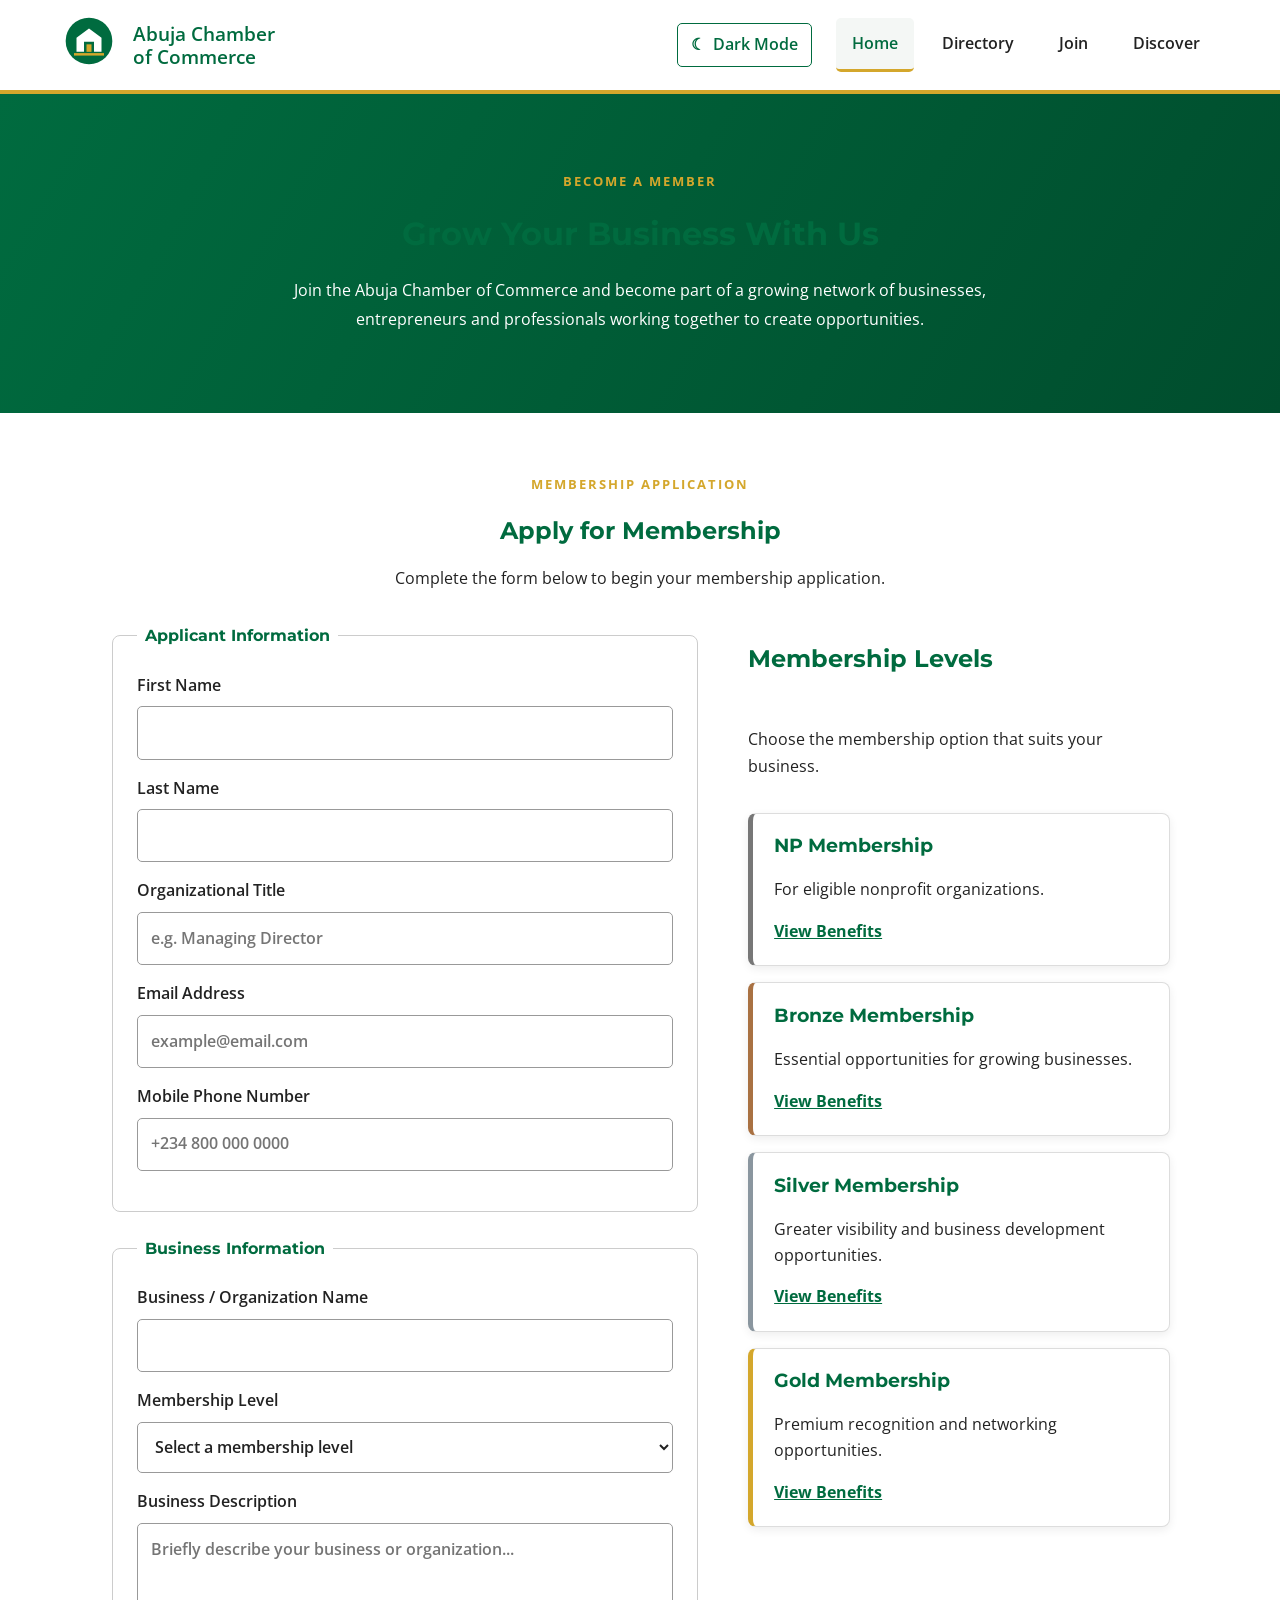
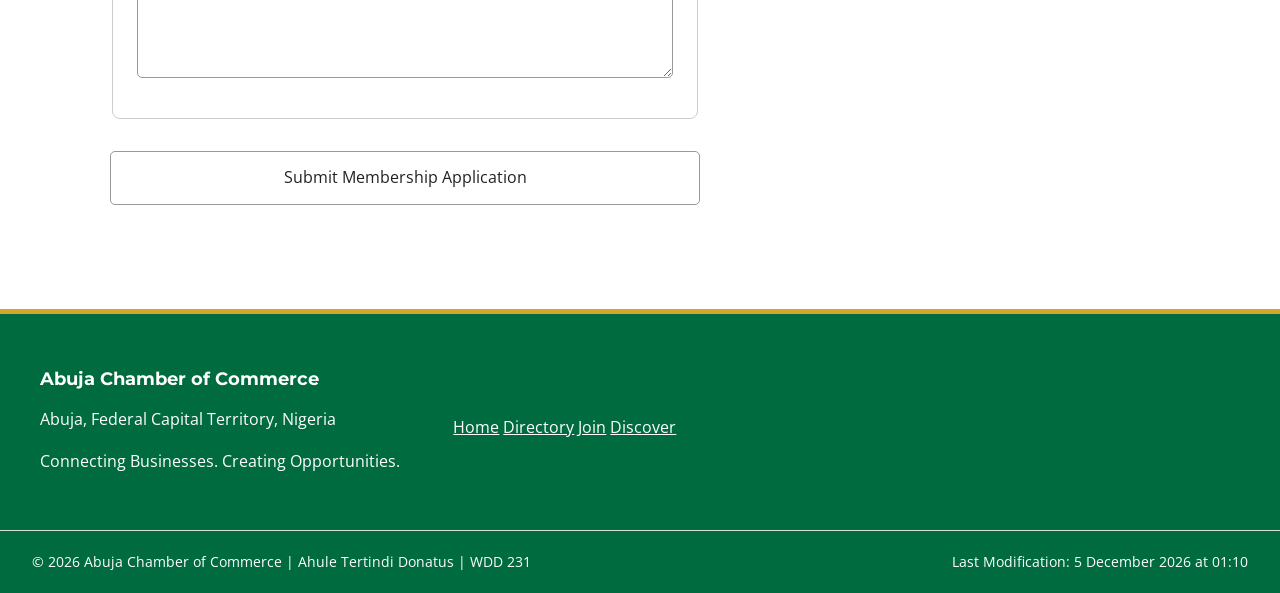
<file: chamber/join.html>
<!DOCTYPE html>
<html lang="en">
<head>
    <meta charset="UTF-8">
    <meta name="viewport" content="width=device-width, initial-scale=1.0">

    <meta name="description" content="Apply for membership at the Abuja Chamber of Commerce. Explore NP, Bronze, Silver, and Gold membership opportunities and benefits.">
    <meta name="author" content="Ahule Tertindi Donatus">

    <title>Join | Abuja Chamber of Commerce</title>

    <link rel="icon" href="images/favicon.ico">

    <!-- Open Graph Social Media Meta Tags -->
    <meta property="og:title" content="Abuja Chamber of Commerce | Connecting Businesses">
    <meta property="og:description" content="Connect with businesses, discover new opportunities, and grow your business with the Abuja Chamber of Commerce in Nigeria.">
    <meta property="og:image" content="https://donatus-875.github.io/wdd231/chamber/images/abuja-cbd-hero.webp">
    <meta property="og:url" content="https://donatus-875.github.io/wdd231/chamber/join.html">
    <meta property="og:type" content="website">


    <!-- Google Fonts -->
    <link rel="preconnect" href="https://fonts.googleapis.com">
    <link rel="preconnect" href="https://fonts.gstatic.com" crossorigin>
    <link href="https://fonts.googleapis.com/css2?family=Montserrat:wght@400;500;600;700;800&family=Open+Sans:wght@400;500;600;700&display=swap" rel="stylesheet">

    <!-- CSS -->
    <link rel="stylesheet" href="styles/normalize.css">
    <link rel="stylesheet" href="styles/small.css">
    <link rel="stylesheet" href="styles/larger.css">

    <!-- JavaScript -->
    <script src="scripts/main.js" defer></script>
    <script src="scripts/join.js" defer></script>
</head>

<body>

    
<!-- HEADER -->
<header class="site-header">
    <div class="header-content">

        <!-- LOGO AND BRAND NAME -->
        <div class="brand">
            <a href="index.html" class="site-logo"
                aria-label="Abuja Chamber of Commerce Home">
                <svg viewBox="0 0 60 60" width="50" height="50"
                    role="img" aria-label="Abuja Chamber logo">
                    <circle cx="30" cy="30" r="28" fill="#006B3F"/>
                    <path d="M15 43V26L30 15L45 26V43H36V31H24V43Z"
                        fill="#FFFFFF"/>
                    <path d="M27 43V34H33V43" fill="#D4A72C"/>
                    <path d="M12 46H48" stroke="#D4A72C" stroke-width="3"/>
                </svg>
            </a>

            <div class="brand-text">
                <p>Abuja Chamber</p>
                <p>of Commerce</p>
            </div>
        </div>

        <!-- DARK MODE BUTTON -->
        <button id="theme-toggle" class="theme-button" type="button"
            aria-label="Switch to dark mode" aria-pressed="false">
            <span aria-hidden="true">☾</span>
            <span class="theme-button-text">Dark Mode</span>
        </button>

        <!-- MOBILE MENU BUTTON -->
        <button id="menu-button" class="menu-button" type="button"
            aria-label="Open navigation menu"
            aria-expanded="false"
            aria-controls="primary-nav">
            ☰
        </button>

        <!-- NAVIGATION -->
        <nav id="primary-nav" class="navigation" aria-label="Main navigation">
            <ul>
                <li><a href="index.html" aria-current="page">Home</a></li>
                <li><a href="directory.html">Directory</a></li>
                <li><a href="join.html">Join</a></li>
                <li><a href="discover.html">Discover</a></li>
            </ul>
        </nav>

    </div>
</header>


    <!-- MAIN CONTENT -->
    <main class="join-main">

        <!-- PAGE INTRODUCTION -->
        <section class="join-hero">
            <div>
                <p class="eyebrow">BECOME A MEMBER</p>
                <h1>Grow Your Business With Us</h1>
                <p>
                    Join the Abuja Chamber of Commerce and become part of
                    a growing network of businesses, entrepreneurs and
                    professionals working together to create opportunities.
                </p>
            </div>
        </section>

        <!-- MEMBERSHIP APPLICATION -->
        <section class="join-section">

            <div class="section-heading">
                <p class="eyebrow">MEMBERSHIP APPLICATION</p>
                <h2>Apply for Membership</h2>
                <p>Complete the form below to begin your membership application.</p>
            </div>

            <div class="join-layout">

                <!-- APPLICATION FORM -->
                <form class="membership-form" id="membership-form" method="get" action="thankyou.html">

                    <fieldset>
                        <legend>Applicant Information</legend>

                        <label for="first-name">
                            First Name
                            <input
                                type="text"
                                id="first-name"
                                name="firstName"
                                title="Enter your first name"
                                autocomplete="given-name"
                                required>
                        </label>

                        <label for="last-name">
                            Last Name
                            <input
                                type="text"
                                id="last-name"
                                name="lastName"
                                title="Enter your last name"
                                autocomplete="family-name"
                                required>
                        </label>

                        <label for="title">
                            Organizational Title
                            <input
                                type="text"
                                id="title"
                                name="organizationalTitle"
                                title="Enter your organizational title"
                                autocomplete="organization-title"
                                pattern="[A-Za-z \-]{7,}"
                                placeholder="e.g. Managing Director"
                                required>
                        </label>

                        <label for="email">
                            Email Address
                            <input
                                type="email"
                                id="email"
                                name="email"
                                title="Enter your email address"
                                autocomplete="email"
                                placeholder="example@email.com"
                                required>
                        </label>

                        <label for="phone">
                            Mobile Phone Number
                            <input
                                type="tel"
                                id="phone"
                                name="phone"
                                title="Enter your mobile phone number"
                                autocomplete="tel"
                                placeholder="+234 800 000 0000"
                                required>
                        </label>

                    </fieldset>

                    <fieldset>
                        <legend>Business Information</legend>

                        <label for="business-name">
                            Business / Organization Name
                            <input
                                type="text"
                                id="business-name"
                                name="businessName"
                                title="Enter your business name"
                                autocomplete="organization"
                                required>
                        </label>

                        <label for="membership-level">
                            Membership Level
                            <select id="membership-level" name="membershipLevel" required>
                                <option value="" disabled selected>Select a membership level</option>
                                <option value="np">NP Membership</option>
                                <option value="bronze">Bronze Membership</option>
                                <option value="silver">Silver Membership</option>
                                <option value="gold">Gold Membership</option>
                            </select>
                        </label>

                        <label for="business-description">
                            Business Description
                            <textarea
                                id="business-description"
                                name="businessDescription"
                                title="Describe your business"
                                rows="5"
                                placeholder="Briefly describe your business or organization..."></textarea>
                        </label>

                    </fieldset>

                    <input type="hidden" id="form-timestamp" name="timestamp">

                    <input type="submit" class="submit-button" 
                           value="Submit Membership Application">
                        

                    <p id="form-message" class="form-message" role="status" aria-live="polite"></p>

                </form>

                <!-- MEMBERSHIP LEVELS -->
                <aside class="membership-levels">

                    <h2>Membership Levels</h2>
                    <p>Choose the membership option that suits your business.</p>

                    <article class="membership-card np-card">
                        <h3>NP Membership</h3>
                        <p>For eligible nonprofit organizations.</p>
                        <a href="#np-modal" class="membership-modal-link" data-modal="np-modal">
                            View Benefits
                        </a>
                    </article>

                    <article class="membership-card bronze-card">
                        <h3>Bronze Membership</h3>
                        <p>Essential opportunities for growing businesses.</p>
                        <a href="#bronze-modal" class="membership-modal-link" data-modal="bronze-modal">
                            View Benefits
                        </a>
                    </article>

                    <article class="membership-card silver-card">
                        <h3>Silver Membership</h3>
                        <p>Greater visibility and business development opportunities.</p>
                        <a href="#silver-modal" class="membership-modal-link" data-modal="silver-modal">
                            View Benefits
                        </a>
                    </article>

                    <article class="membership-card gold-card">
                        <h3>Gold Membership</h3>
                        <p>Premium recognition and networking opportunities.</p>
                        <a href="#gold-modal" class="membership-modal-link" data-modal="gold-modal">
                            View Benefits
                        </a>
                    </article>

                </aside>

            </div>

        </section>

        <!-- MEMBERSHIP BENEFITS -->
        
<!-- NP MEMBERSHIP MODAL -->
<dialog id="np-modal" class="membership-modal">
    <h2>NP Membership Benefits</h2>
    <ul>
        <li>Access to Chamber networking opportunities.</li>
        <li>Participation in selected community activities.</li>
        <li>Access to eligible nonprofit support programs.</li>
    </ul>
    <button type="button" class="close-modal">Close</button>
</dialog>

<!-- BRONZE MEMBERSHIP MODAL -->
<dialog id="bronze-modal" class="membership-modal">
    <h2>Bronze Membership Benefits</h2>
    <ul>
        <li>Business networking opportunities.</li>
        <li>Business directory listing.</li>
        <li>Access to selected Chamber events.</li>
    </ul>
    <button type="button" class="close-modal">Close</button>
</dialog>

<!-- SILVER MEMBERSHIP MODAL -->
<dialog id="silver-modal" class="membership-modal">
    <h2>Silver Membership Benefits</h2>
    <ul>
        <li>All Bronze membership benefits.</li>
        <li>Additional business promotional opportunities.</li>
        <li>Discounts on selected events and training.</li>
    </ul>
    <button type="button" class="close-modal">Close</button>
</dialog>

<!-- GOLD MEMBERSHIP MODAL -->
<dialog id="gold-modal" class="membership-modal">
    <h2>Gold Membership Benefits</h2>
    <ul>
        <li>All Silver membership benefits.</li>
        <li>Premium business recognition opportunities.</li>
        <li>Priority access to selected networking events.</li>
        <li>Additional promotional opportunities.</li>
    </ul>
    <button type="button" class="close-modal">Close</button>
</dialog>


    </main>

    <!-- FOOTER -->
    <footer class="site-footer">

        <div class="footer-content">

            <div class="footer-contact">
                <h2>Abuja Chamber of Commerce</h2>
                <p>Abuja, Federal Capital Territory, Nigeria</p>
                <p>Connecting Businesses. Creating Opportunities.</p>
            </div>

            <div class="footer-navigation">
                <h3>Quick Links</h3>
                <a href="index.html">Home</a>
                <a href="directory.html">Directory</a>
                <a href="join.html">Join</a>
                <a href="discover.html">Discover</a>
            </div>

        </div>

        <div class="footer-bottom">
            <p>
                &copy; <span id="current-year"></span>
                Abuja Chamber of Commerce |
                Ahule Tertindi Donatus |
                WDD 231
            </p>

            <p>
                Last Modification:
                <span id="last-modified"></span>
            </p>
        </div>

    </footer>

</body>
</html>
</file>
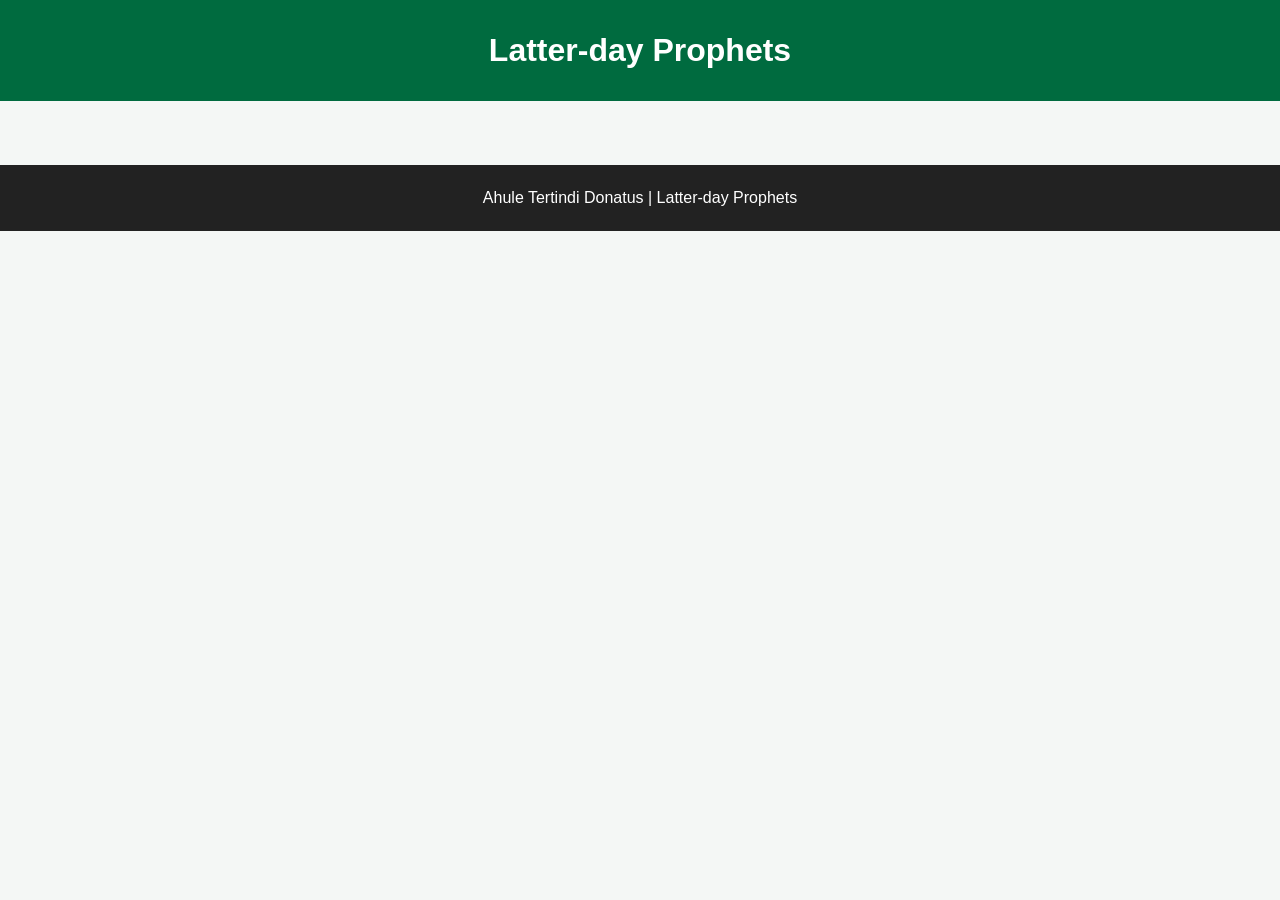
<file: chamber/prohets.html>
<!DOCTYPE html>
<html lang="en">
<head>
    <meta charset="UTF-8">
    <meta name="viewport" content="width=device-width, initial-scale=1.0">
    <meta name="description" content="A page displaying information about Latter-day Prophets.">
    <meta name="author" content="Ahule Tertindi Donatus">
    <title>Latter-day Prophets</title>

    <link rel="stylesheet" href="styles/normalize.css">
    <link rel="stylesheet" href="styles/prophets.css">
    <script src="scripts/prophets.js" defer></script>
</head>
<body>
    <header>
        <h1>Latter-day Prophets</h1>
    </header>

    <main>
        <div id="cards"></div>
    </main>

    <footer>
        Ahule Tertindi Donatus | Latter-day Prophets
    </footer>
</body>
</html>
</file>
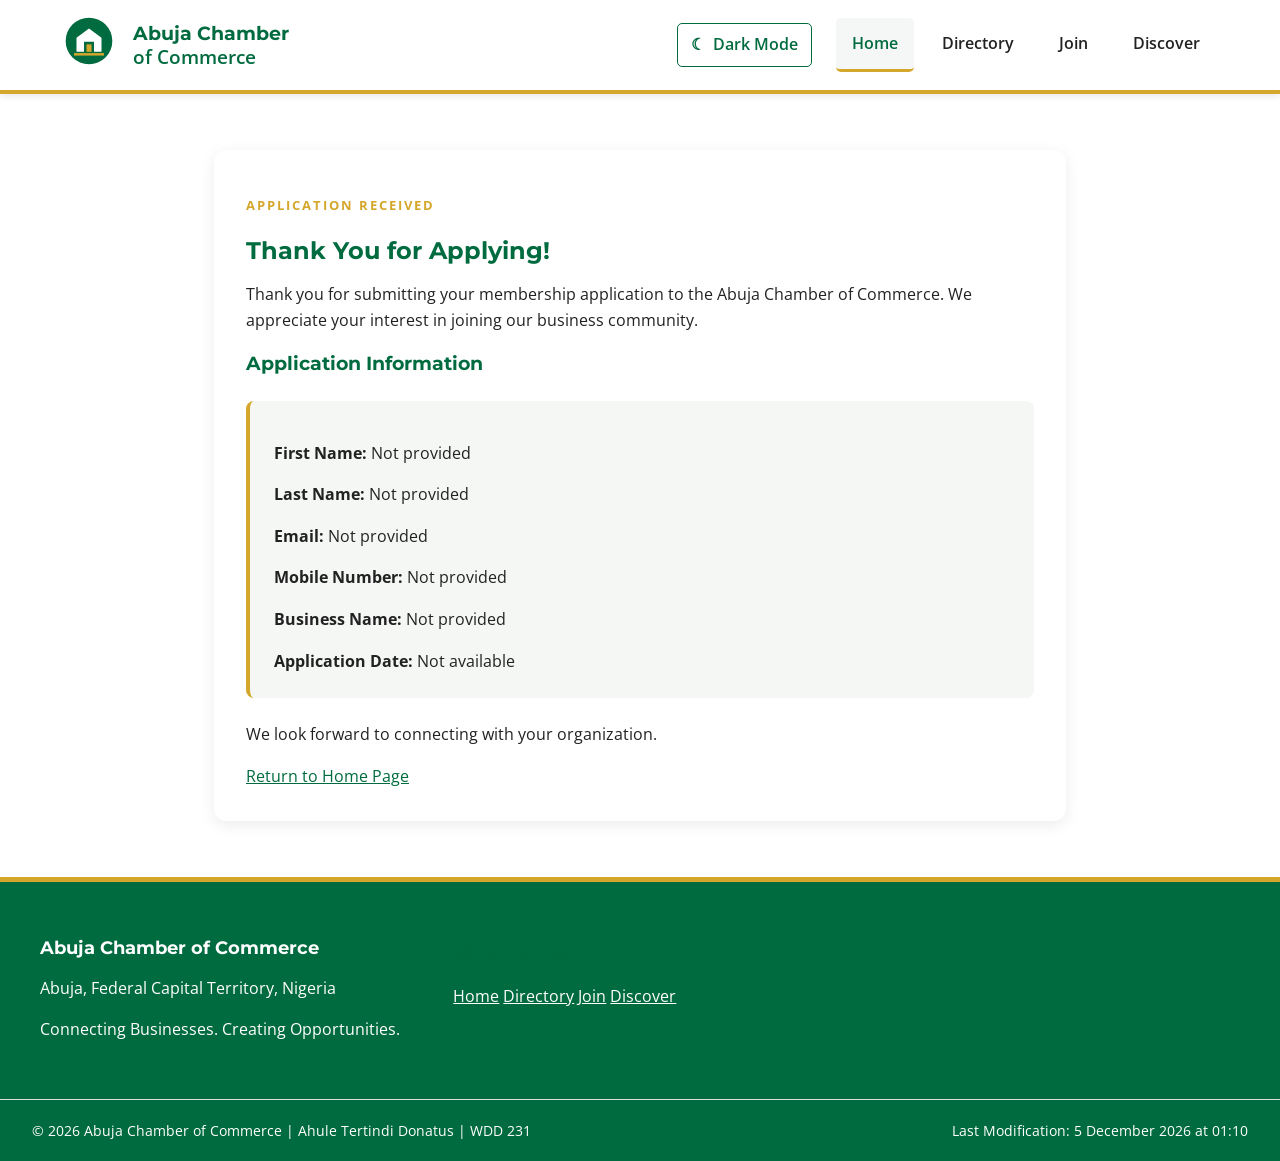
<file: chamber/thankyou.html>
<!DOCTYPE html>
<html lang="en">
<head>
    <meta charset="UTF-8">
    <meta name="viewport" content="width=device-width, initial-scale=1.0">

    <meta name="description" content="Thank you for applying to join the Abuja Chamber of Commerce. Review your membership application details and learn about the next steps.">
    <meta name="author" content="Ahule Tertindi Donatus">

    <title>Thank You | Abuja Chamber of Commerce</title>

    <link rel="icon" href="images/favicon.ico">

    <!-- Google Fonts -->
    <link rel="preconnect" href="https://fonts.googleapis.com">
    <link rel="preconnect" href="https://fonts.gstatic.com" crossorigin>
    <link href="https://fonts.googleapis.com/css2?family=Montserrat:wght@400;500;600;700;800&family=Open+Sans:wght@400;500;600;700&display=swap" rel="stylesheet">

    <!-- CSS -->
    <link rel="stylesheet" href="styles/normalize.css">
    <link rel="stylesheet" href="styles/small.css">
    <link rel="stylesheet" href="styles/larger.css">

    <!-- JavaScript -->
    <script src="scripts/main.js" defer></script>
    <script src="scripts/join.js" defer></script>
</head>

<body>

    
<!-- HEADER -->
<header class="site-header">
    <div class="header-content">

        <!-- LOGO AND BRAND NAME -->
        <div class="brand">
            <a href="index.html" class="site-logo"
                aria-label="Abuja Chamber of Commerce Home">
                <svg viewBox="0 0 60 60" width="50" height="50"
                    role="img" aria-label="Abuja Chamber logo">
                    <circle cx="30" cy="30" r="28" fill="#006B3F"/>
                    <path d="M15 43V26L30 15L45 26V43H36V31H24V43Z"
                        fill="#FFFFFF"/>
                    <path d="M27 43V34H33V43" fill="#D4A72C"/>
                    <path d="M12 46H48" stroke="#D4A72C" stroke-width="3"/>
                </svg>
            </a>

            <div class="brand-text">
                <h1>Abuja Chamber</h1>
                <p>of Commerce</p>
            </div>
        </div>

        <!-- DARK MODE BUTTON -->
        <button id="theme-toggle" class="theme-button" type="button"
            aria-label="Switch to dark mode" aria-pressed="false">
            <span aria-hidden="true">☾</span>
            <span class="theme-button-text">Dark Mode</span>
        </button>

        <!-- MOBILE MENU BUTTON -->
        <button id="menu-button" class="menu-button" type="button"
            aria-label="Open navigation menu"
            aria-expanded="false"
            aria-controls="primary-nav">
            ☰
        </button>

        <!-- NAVIGATION -->
        <nav id="primary-nav" class="navigation" aria-label="Main navigation">
            <ul>
                <li><a href="index.html" aria-current="page">Home</a></li>
                <li><a href="directory.html">Directory</a></li>
                <li><a href="join.html">Join</a></li>
                <li><a href="discover.html">Discover</a></li>
            </ul>
        </nav>

    </div>
</header>


    <!-- MAIN CONTENT -->
    
<main class="thankyou-main">

    <section class="thankyou-section">

        <p class="eyebrow">APPLICATION RECEIVED</p>

        <h2>Thank You for Applying!</h2>

        <p>
            Thank you for submitting your membership application
            to the Abuja Chamber of Commerce. We appreciate your
            interest in joining our business community.
        </p>

        <h3>Application Information</h3>

        <div class="application-details">

            <p><strong>First Name:</strong>
                <span id="display-first-name"></span>
            </p>

            <p><strong>Last Name:</strong>
                <span id="display-last-name"></span>
            </p>

            <p><strong>Email:</strong>
                <span id="display-email"></span>
            </p>

            <p><strong>Mobile Number:</strong>
                <span id="display-phone"></span>
            </p>

            <p><strong>Business Name:</strong>
                <span id="display-business"></span>
            </p>

            <p><strong>Application Date:</strong>
                <span id="display-timestamp"></span>
            </p>

        </div>

        <p>
            We look forward to connecting with your organization.
        </p>

        <a href="index.html" class="cta-button">
            Return to Home Page
        </a>

    </section>

</main>


    <!-- FOOTER -->
    <footer class="site-footer">

        <div class="footer-content">

            <div class="footer-contact">
                <h2>Abuja Chamber of Commerce</h2>
                <p>Abuja, Federal Capital Territory, Nigeria</p>
                <p>Connecting Businesses. Creating Opportunities.</p>
            </div>

            <div class="footer-navigation">
                <h3>Quick Links</h3>
                <a href="index.html">Home</a>
                <a href="directory.html">Directory</a>
                <a href="join.html">Join</a>
                <a href="discover.html">Discover</a>
            </div>

        </div>

        <div class="footer-bottom">
            <p>
                &copy; <span id="current-year"></span>
                Abuja Chamber of Commerce |
                Ahule Tertindi Donatus |
                WDD 231
            </p>

            <p>
                Last Modification:
                <span id="last-modified"></span>
            </p>
        </div>

    </footer>

</body>
</html>
</file>
<file: styles/small.css>
/* ========================================
   WDD 231 - Course Home Page
   Small Screen Styles
   Mobile-first design
   ======================================== */

/* ---------- Global Styles ---------- */
* {
    box-sizing: border-box;
}

body {
    margin: 0;
    padding: 0.75rem;
    font-family: "Josefin Sans", sans-serif;
    color: #222;
    background-color: #fff;
    line-height: 1.5;
}

.page-container {
    width: 100%;
    max-width: 1200px;
    margin: 0 auto;
}

/* ---------- Header ---------- */
header {
    display: grid;
    grid-template-columns: 48px 1fr 44px;
    align-items: center;
    gap: 0.5rem;
    padding: 0.5rem;
    background-color: #fff;
}

header img {
    display: block;
    width: 48px;
    height: 48px;
    object-fit: contain;
}

header span {
    font-size: 1rem;
    font-weight: 600;
}

/* ---------- Hamburger Button ---------- */
.hamburger {
    display: block;
    justify-self: end;
    padding: 0.35rem 0.5rem;
    border: 1px solid #ccc;
    border-radius: 4px;
    background-color: #fff;
    color: #222;
    font-family: inherit;
    font-size: 1.5rem;
    line-height: 1;
    cursor: pointer;
}

.hamburger:hover,
.hamburger:focus-visible {
    background-color: #eee;
}

/* ---------- Navigation ---------- */
.navigation {
    display: none;
    background-color: #222;
}

.navigation.open {
    display: block;
}

.navigation ul {
    display: flex;
    flex-direction: column;
    margin: 0;
    padding: 0;
    list-style: none;
}

.navigation li {
    border-bottom: 1px solid #555;
}

.navigation a {
    display: block;
    padding: 0.75rem 1rem;
    color: #fff;
    text-align: center;
    text-decoration: none;
    font-size: 1rem;
}

.navigation a:hover,
.navigation a:focus-visible {
    background-color: #444;
}

.navigation a.current {
    background-color: #444;
    font-weight: 700;
    text-decoration: underline;
    text-underline-offset: 0.25rem;
}

/* ---------- Main Content ---------- */
main {
    padding: 0.5rem 0;
}

h1 {
    margin: 0.5rem 0 0.75rem;
    font-size: 1.5rem;
    font-weight: 600;
}

/* ---------- Section Headings ---------- */
h2 {
    margin: 0;
    padding: 0.6rem 0.75rem;
    background-color: #222;
    color: #fff;
    text-align: center;
    font-size: 1rem;
    font-weight: 600;
}

/* ---------- About Me and Student Photo ---------- */
.about-section {
    display: grid;
    grid-template-columns: 1fr;
    gap: 0.75rem;
}

.about-me,
.student-photo {
    min-width: 0;
    background-color: #eee;
}

.about-me p {
    margin: 0;
    padding: 0.75rem;
    font-size: 0.95rem;
    line-height: 1.6;
}

/* ---------- Student Photo ---------- */
.photo-container {
    display: flex;
    justify-content: center;
    align-items: center;
    min-height: 220px;
    padding: 0.75rem;
}

.student-photo img {
    display: block;
    width: 200px;
    max-width: 100%;
    height: 200px;
    object-fit: cover;
}

/* ---------- Web Certificate Courses ---------- */
.courses-section {
    margin-top: 1rem;
}

.course-filters {
    display: grid;
    grid-template-columns: 1fr;
    gap: 0.5rem;
    margin-top: 0.75rem;
}

.filter-btn {
    width: 100%;
    min-height: 44px;
    padding: 0.6rem;
    border: 1px solid #777;
    border-radius: 4px;
    background-color: #e5e5e5;
    color: #222;
    font-family: inherit;
    font-size: 1rem;
    font-weight: 600;
    cursor: pointer;
}

.filter-btn:hover,
.filter-btn:focus-visible {
    background-color: #ccc;
}

.filter-btn.active {
    border-color: #222;
    background-color: #222;
    color: #fff;
}

/* ---------- Course Cards ---------- */
.courses-list {
    display: grid;
    grid-template-columns: 1fr;
    gap: 0.5rem;
    margin-top: 0.75rem;
}

.course-card {
    display: flex;
    justify-content: center;
    align-items: center;
    gap: 0.5rem;
    min-height: 44px;
    padding: 0.6rem;
    border: 1px solid #999;
    border-radius: 4px;
    background-color: #eee;
    color: #222;
    text-align: center;
    font-size: 0.95rem;
}

.course-card.completed {
    border-left: 5px solid #333;
    background-color: #e5e5e5;
    font-weight: 600;
}

/* ---------- Credit Total ---------- */
.credits {
    margin: 0.75rem 0;
    padding: 0.5rem;
    text-align: center;
    font-size: 0.95rem;
}

/* ---------- Social Links ---------- */
.social-links {
    display: flex;
    justify-content: center;
    align-items: center;
    gap: 1rem;
    margin: 0.75rem 0;
}

.social-links a {
    display: inline-flex;
    justify-content: center;
    align-items: center;
    padding: 0.25rem;
}

.social-links img {
    display: block;
    width: 24px;
    height: 24px;
}

/* ---------- Footer ---------- */
footer {
    margin-top: 1rem;
    padding: 0.75rem;
    background-color: #eee;
    color: #222;
    text-align: center;
    font-size: 0.85rem;
}

footer p {
    margin: 0.4rem 0;
}

/* ---------- Small Screen Adjustments ---------- */
@media screen and (max-width: 320px) {
    body {
        padding: 0.25rem;
    }

    header {
        grid-template-columns: 36px minmax(0, 1fr) 40px;
        gap: 0.25rem;
        padding: 0.25rem;
    }

    header img {
        width: 36px;
        height: 36px;
    }

    header span {
        font-size: 0.85rem;
        overflow-wrap: anywhere;
    }

    .hamburger {
        font-size: 1.25rem;
    }

    .student-photo img {
        width: 180px;
        height: 180px;
    }
}
</file>
<file: styles/larger.css>
/* ========================================
   WDD 231 - Course Home Page
   Larger Screen Styles
   ======================================== */

@media screen and (min-width: 600px) {

    /* ---------- Page Layout ---------- */
    body {
        padding: 1.5rem;
    }

    .page-container {
        max-width: 1000px;
        margin: 0 auto;
    }

    /* ---------- Header ---------- */
    header {
        grid-template-columns: 48px 1fr;
        gap: 0.75rem;
        padding: 0.75rem;
    }

    header span {
        font-size: 1.25rem;
    }

    /* ---------- Hamburger ---------- */
    .hamburger {
        display: none;
    }

    /* ---------- Desktop Navigation ---------- */
    .navigation {
        display: block;
    }

    .navigation ul {
        flex-direction: row;
        justify-content: space-around;
        align-items: stretch;
    }

    .navigation li {
        flex: 1;
        border-bottom: none;
    }

    .navigation a {
        height: 100%;
        padding: 0.85rem 1rem;
        font-size: 1rem;
    }

    /* ---------- Main Content ---------- */
    main {
        padding: 0.75rem;
    }

    h1 {
        margin: 0.5rem 0 1rem;
        font-size: 1.75rem;
    }

    h2 {
        padding: 0.75rem;
        font-size: 1.1rem;
    }

    /* ---------- About Me and Student Photo ---------- */
    .about-section {
        grid-template-columns: 2fr 1fr;
        gap: 1rem;
        align-items: stretch;
    }

    .about-me,
    .student-photo {
        min-width: 0;
    }

    .about-me p {
        padding: 1rem;
        font-size: 1rem;
        line-height: 1.6;
    }

    /* ---------- Student Photo ---------- */
    .photo-container {
        min-height: 220px;
        padding: 1rem;
    }

    .student-photo img {
        width: 200px;
        max-width: 100%;
        height: 200px;
    }

    /* ---------- Course Filters ---------- */
    .courses-section {
        margin-top: 1.25rem;
    }

    .course-filters {
        grid-template-columns: repeat(3, minmax(0, 1fr));
        gap: 0.75rem;
        margin-top: 1rem;
    }

    .filter-btn {
        padding: 0.75rem;
        font-size: 1rem;
    }

    /* ---------- Course Cards ---------- */
    .courses-list {
        grid-template-columns: repeat(3, minmax(0, 1fr));
        gap: 0.75rem;
        margin-top: 1rem;
    }

    .course-card {
        min-width: 0;
        padding: 0.75rem;
        font-size: 1rem;
    }

    /* ---------- Credit Total ---------- */
    .credits {
        margin: 1rem 0;
        font-size: 1rem;
    }

    /* ---------- Footer ---------- */
    footer {
        margin-top: 1.25rem;
        padding: 1rem;
        font-size: 0.9rem;
    }
}

/* ---------- Extra-Wide Screens ---------- */
@media screen and (min-width: 1000px) {

    .page-container {
        max-width: 1000px;
    }

    .about-section {
        gap: 1.25rem;
    }

    .about-me p {
        padding: 1.25rem;
    }
}
</file>
<file: chamber/styles/small.css>
/* ==============================
   GLOBAL STYLES
================================= */

:root {
    --primary-color: #006B3F;
    --secondary-color: #D4A72C;
    --background-color: #FFFFFF;
    --text-color: #222222;
    --light-background: #F4F7F5;
    --border-color: #D9E0DC;
    --card-background: #FFFFFF;
    --footer-background: #006B3F;
    --footer-text: #FFFFFF;
    --shadow: 0 2px 8px rgba(0, 0, 0, 0.10);
}

* {
    box-sizing: border-box;
}

body {
    margin: 0;
    font-family: "Open Sans", sans-serif;
    font-size: 1rem;
    line-height: 1.6;
    color: var(--text-color);
    background-color: var(--background-color);
}

h1,
h2,
h3,
h4 {
    font-family: "Montserrat", sans-serif;
    line-height: 1.3;
}

h1,
h2,
h3 {
    color: var(--primary-color);
}

img {
    display: block;
    max-width: 100%;
    height: auto;
}

a {
    color: var(--primary-color);
}

button {
    font: inherit;
    cursor: pointer;
}

/* ==============================
   HEADER AND BRAND
================================= */

.site-header {
    background-color: var(--background-color);
    border-bottom: 4px solid var(--secondary-color);
    box-shadow: var(--shadow);
}

.header-content {
    display: grid;
    grid-template-columns: 1fr auto;
    align-items: center;
    gap: 1rem;
    padding: 0.8rem 1rem;
}

.brand {
    display: flex;
    align-items: center;
    gap: 0.7rem;
    color: var(--primary-color);
    text-decoration: none;
}

.brand-text h1 {
    margin: 0;
    font-size: 1.2rem;
    line-height: 1.2;
    color: var(--primary-color);
}

.brand-text p {
    margin: 0;
    font-size: 1.2rem;
    line-height: 1.2;
    font-weight: 600;
    color: var(--primary-color);
}

.site-logo {
    width: 48px;
    height: 48px;
    flex-shrink: 0;
}

.site-name {
    font-family: "Montserrat", sans-serif;
    font-size: 1rem;
    font-weight: 700;
    line-height: 1.2;
}

.site-name small {
    display: block;
    font-size: 0.75rem;
    font-weight: 600;
}

/* ==============================
   MOBILE NAVIGATION BUTTON
================================= */

.menu-button {
    display: flex;
    flex-direction: column;
    justify-content: center;
    gap: 5px;
    width: 44px;
    height: 44px;
    padding: 8px;
    border: 2px solid var(--primary-color);
    border-radius: 5px;
    background-color: var(--background-color);
}

.menu-button span {
    display: block;
    width: 100%;
    height: 3px;
    background-color: var(--primary-color);
    border-radius: 2px;
}

/* ==============================
   NAVIGATION
================================= */

.navigation {
    display: none;
    grid-column: 1 / -1;
    width: 100%;
}

.navigation.open {
    display: block;
}

.navigation ul {
    display: flex;
    flex-direction: column;
    gap: 0;
    margin: 0;
    padding: 0;
    list-style: none;
}

.navigation li {
    border-top: 1px solid var(--border-color);
}

.navigation a {
    display: block;
    padding: 0.9rem 1rem;
    color: var(--text-color);
    font-weight: 600;
    text-decoration: none;
}

.navigation a:hover,
.navigation a:focus-visible,
.navigation a[aria-current="page"] {
    color: var(--primary-color);
    background-color: var(--light-background);
}

.navigation a[aria-current="page"] {
    border-left: 4px solid var(--secondary-color);
}

/* ==============================
   DARK MODE BUTTON
================================= */

.theme-button {
    grid-column: 1 / -1;
    justify-self: start;
    display: flex;
    align-items: center;
    gap: 0.5rem;
    padding: 0.5rem 0.8rem;
    color: var(--primary-color);
    background-color: var(--background-color);
    border: 1px solid var(--primary-color);
    border-radius: 5px;
    font-weight: 600;
}

.theme-button:hover,
.theme-button:focus-visible {
    color: #FFFFFF;
    background-color: var(--primary-color);
}

/* ==============================
   DIRECTORY MAIN CONTENT
================================= */

.directory-main {
    width: min(100% - 2rem, 1200px);
    margin: 0 auto;
    padding: 1.5rem 0 3rem;
}

.directory-intro {
    margin-bottom: 2rem;
    text-align: center;
}

.directory-intro h1 {
    margin: 0 0 0.8rem;
    font-size: 1.8rem;
}

.directory-intro p {
    max-width: 700px;
    margin: 0 auto;
}

.directory-section {
    margin-top: 2rem;
}

.directory-toolbar {
    display: flex;
    flex-direction: column;
    align-items: flex-start;
    gap: 1rem;
    margin-bottom: 1.5rem;
}

.directory-toolbar h2 {
    margin: 0;
    font-size: 1.3rem;
}

/* ==============================
   GRID AND LIST CONTROLS
================================= */

.view-controls {
    display: flex;
    gap: 0.5rem;
}

.view-button {
    min-width: 90px;
    padding: 0.6rem 1rem;
    color: var(--primary-color);
    background-color: var(--background-color);
    border: 2px solid var(--primary-color);
    border-radius: 5px;
    font-weight: 600;
}

.view-button:hover,
.view-button:focus-visible {
    background-color: var(--light-background);
}

.view-button.active {
    color: #FFFFFF;
    background-color: var(--primary-color);
}

/* ==============================
   MEMBER DIRECTORY GRID
================================= */

.members-container {
    display: grid;
    grid-template-columns: 1fr;
    gap: 1.2rem;
}

.member-card {
    overflow: hidden;
    background-color: var(--card-background);
    border: 1px solid var(--border-color);
    border-radius: 8px;
    box-shadow: var(--shadow);
}

.member-image {
    width: 100%;
    height: 190px;
    object-fit: cover;
    background-color: var(--light-background);
}

.member-info {
    padding: 1rem;
}

.member-info h3 {
    margin: 0 0 0.5rem;
    font-size: 1.15rem;
}

.member-info p {
    margin: 0.4rem 0;
}

.membership-level {
    display: inline-block;
    margin: 0.4rem 0;
    padding: 0.25rem 0.6rem;
    color: #222222;
    background-color: #F5E8BD;
    border-radius: 4px;
    font-size: 0.85rem;
    font-weight: 700;
}

.member-details {
    margin-top: 0.7rem;
    padding-top: 0.7rem;
    border-top: 1px solid var(--border-color);
}

.member-website {
    display: inline-block;
    margin-top: 0.5rem;
    color: var(--primary-color);
    font-weight: 700;
    overflow-wrap: anywhere;
}

.member-website:hover,
.member-website:focus-visible {
    color: #00452A;
}

/* ==============================
   LIST VIEW
================================= */

.members-container.list-view {
    display: flex;
    flex-direction: column;
    gap: 0;
}

.list-view .member-card {
    display: block;
    padding: 1rem;
    border: 1px solid var(--border-color);
    border-radius: 0;
    box-shadow: none;
}

.list-view .member-card:nth-child(even) {
    background-color: var(--light-background);
}

.list-view .member-image {
    display: none;
}

.list-view .member-info {
    padding: 0;
}

.list-view .member-details {
    border-top: none;
}

/* ==============================
   LOADING AND ERROR MESSAGES
================================= */

.loading-message,
.error-message,
.noscript-message {
    grid-column: 1 / -1;
    padding: 1rem;
    text-align: center;
    background-color: var(--light-background);
    border-radius: 5px;
}

/* ==============================
   FOOTER
================================= */

.site-footer {
    color: var(--footer-text);
    background-color: var(--footer-background);
    border-top: 5px solid var(--secondary-color);
}

.footer-content {
    display: grid;
    grid-template-columns: 1fr;
    gap: 1.5rem;
    width: min(100% - 2rem, 1200px);
    margin: 0 auto;
    padding: 2rem 0;
}

.site-footer h2 {
    color: #FFFFFF;
    font-size: 1.1rem;
}

.site-footer address {
    font-style: normal;
}

.site-footer a {
    color: #FFFFFF;
    text-decoration: underline;
    overflow-wrap: anywhere;
}

.site-footer a:hover,
.site-footer a:focus-visible {
    color: #FFE49A;
}

.footer-development {
    padding-top: 1rem;
    border-top: 1px solid rgba(255, 255, 255, 0.4);
}

.footer-development p {
    margin: 0.4rem 0;
    font-size: 0.9rem;
}

.social-links {
    display: flex;
    flex-wrap: wrap;
    gap: 1rem;
}

/* ==============================
   DARK MODE
================================= */

body.dark-mode {
    --background-color: #181C1A;
    --text-color: #F2F2F2;
    --light-background: #252C28;
    --border-color: #46534B;
    --card-background: #222925;
    --footer-background: #101713;
    --footer-text: #F2F2F2;
}

.dark-mode h1,
.dark-mode h2,
.dark-mode h3 {
    color: #E5C35E;
}

.dark-mode .navigation a {
    color: #F2F2F2;
}

.dark-mode .navigation a:hover,
.dark-mode .navigation a:focus-visible,
.dark-mode .navigation a[aria-current="page"] {
    color: #FFFFFF;
    background-color: #303A34;
}

.dark-mode .view-button {
    color: #E5C35E;
    border-color: #E5C35E;
}

.dark-mode .view-button.active {
    color: #181C1A;
    background-color: #E5C35E;
}

.dark-mode .member-website {
    color: #E5C35E;
}

.dark-mode .membership-level {
    color: #222222;
    background-color: #E5C35E;
}

.dark-mode .theme-button {
    color: #E5C35E;
    border-color: #E5C35E;
    background-color: #181C1A;
}

/* HOME PAGE */

.home-hero {
    background: linear-gradient(120deg, #006B3F, #004D2D);
    color: #FFFFFF;
    padding: 3rem 1.25rem;
    display: grid;
    gap: 2rem;
}

.hero-content {
    max-width: 650px;
}

.eyebrow {
    color: #D4A72C;
    font-weight: 700;
    letter-spacing: 2px;
    font-size: 0.8rem;
}

.hero-content h2 {
    font-family: "Montserrat", sans-serif;
    font-size: 2rem;
    line-height: 1.3;
}

.hero-content > p:not(.eyebrow) {
    line-height: 1.8;
}

.hero-actions {
    display: flex;
    flex-wrap: wrap;
    gap: 1rem;
    margin-top: 1.5rem;
}

.action-button {
    display: inline-block;
    padding: 0.85rem 1.3rem;
    border-radius: 5px;
    text-decoration: none;
    font-weight: 700;
    text-align: center;
}

.action-button-primary {
    background: #D4A72C;
    color: #222222;
}

.action-button-secondary {
    border: 2px solid #FFFFFF;
    color: #FFFFFF;
}

.hero-decoration {
    display: flex;
    justify-content: center;
    align-items: center;
}

.hero-circle {
    width: 220px;
    height: 220px;
    border: 5px solid #D4A72C;
    border-radius: 50%;
    display: flex;
    flex-direction: column;
    justify-content: center;
    align-items: center;
    text-align: center;
    outline: 2px solid rgba(255, 255, 255, 0.5);
    outline-offset: 8px;
}

.hero-circle span {
    letter-spacing: 4px;
    font-size: 0.85rem;
}

.hero-circle strong {
    font-family: "Montserrat", sans-serif;
    font-size: 1.3rem;
    margin: 0.6rem 0;
}

.hero-circle small {
    font-size: 0.6rem;
    letter-spacing: 1px;
}

.home-intro,
.home-benefits,
.home-explore {
    padding: 3rem 1.25rem;
    max-width: 1100px;
    margin: auto;
}

.section-heading {
    text-align: center;
    margin-bottom: 2rem;
}

.section-heading h2 {
    font-family: "Montserrat", sans-serif;
    color: #006B3F;
}

.home-intro > p {
    line-height: 1.9;
    max-width: 850px;
    margin: auto;
    text-align: center;
}

.benefit-grid,
.explore-grid {
    display: grid;
    gap: 1.5rem;
}

.benefit-card,
.explore-card {
    padding: 1.5rem;
    border: 1px solid #dddddd;
    border-radius: 8px;
    background: #FFFFFF;
    color: #222222;
    box-shadow: 0 3px 10px rgba(0, 0, 0, 0.06);
}

.benefit-card {
    text-align: center;
}

.benefit-icon {
    font-size: 2rem;
}

.benefit-card h3,
.explore-card h3 {
    color: #006B3F;
    font-family: "Montserrat", sans-serif;
}

.benefit-card p,
.explore-card p {
    line-height: 1.7;
}

.explore-card a {
    display: inline-block;
    margin-top: 0.8rem;
    color: #006B3F;
    font-weight: 700;
}

.home-cta {
    background: #006B3F;
    color: #FFFFFF;
    text-align: center;
    padding: 3rem 1.25rem;
}

.home-cta h2 {
    font-family: "Montserrat", sans-serif;
}

.home-cta p {
    line-height: 1.8;
    margin-bottom: 1.5rem;
}

@media (prefers-reduced-motion: no-preference) {
    .home-action-button,
    .explore-card {
        transition: transform 0.2s ease;
    }

    .home-action-button:hover,
    .explore-card:hover {
        transform: translateY(-3px);
    }
}


/* JOIN PAGE */

.join-hero {
    background: linear-gradient(120deg, #006B3F, #004D2D);
    color: #FFFFFF;
    padding: 3rem 1.25rem;
    text-align: center;
}

.join-hero > div {
    max-width: 800px;
    margin: auto;
}

.join-hero h2 {
    font-family: "Montserrat", sans-serif;
    font-size: 2rem;
}

.join-hero p:not(.eyebrow) {
    line-height: 1.8;
}

.join-section,
.membership-benefits {
    max-width: 1100px;
    margin: auto;
    padding: 3rem 1.25rem;
}

.join-layout {
    display: grid;
    gap: 2rem;
}

.membership-form {
    display: flex;
    flex-direction: column;
    gap: 1.5rem;
}

.membership-form fieldset {
    border: 1px solid #cccccc;
    border-radius: 8px;
    padding: 1.5rem;
}

.membership-form legend {
    color: #006B3F;
    font-family: "Montserrat", sans-serif;
    font-weight: 700;
    padding: 0 0.5rem;
}

.membership-form label {
    display: block;
    font-weight: 600;
    margin-bottom: 1rem;
}

.membership-form input:not([type="hidden"]),
.membership-form select,
.membership-form textarea {
    display: block;
    width: 100%;
    margin-top: 0.5rem;
    padding: 0.8rem;
    border: 1px solid #999999;
    border-radius: 5px;
    font: inherit;
    background: #FFFFFF;
    color: #222222;
}

.membership-form input:focus,
.membership-form select:focus,
.membership-form textarea:focus {
    outline: 3px solid #D4A72C;
    outline-offset: 2px;
}

.submit-button {
    background: #006B3F;
    color: #FFFFFF;
    border: none;
    border-radius: 5px;
    padding: 1rem;
    font: inherit;
    font-weight: 700;
    cursor: pointer;
}

.submit-button:hover {
    background: #004D2D;
}

.form-message {
    font-weight: 600;
    line-height: 1.6;
}

.membership-levels {
    display: flex;
    flex-direction: column;
    gap: 1rem;
}

.membership-levels > h2 {
    color: #006B3F;
    font-family: "Montserrat", sans-serif;
}

.membership-levels > p {
    line-height: 1.7;
}

.membership-card {
    padding: 1.3rem;
    border-radius: 8px;
    background: #FFFFFF;
    color: #222222;
    border: 1px solid #dddddd;
    box-shadow: 0 3px 10px rgba(0, 0, 0, 0.07);
    animation: card-appear 0.7s ease both;
}

.membership-card h3 {
    font-family: "Montserrat", sans-serif;
    margin-top: 0;
}

.membership-card p {
    line-height: 1.6;
}

.membership-card a,
.benefit-detail a {
    color: #006B3F;
    font-weight: 700;
}

.np-card {
    border-left: 5px solid #777777;
}

.bronze-card {
    border-left: 5px solid #A97142;
}

.silver-card {
    border-left: 5px solid #8A969F;
}

.gold-card {
    border-left: 5px solid #D4A72C;
}

@keyframes card-appear {
    from {
        opacity: 0;
        transform: translateY(15px);
    }

    to {
        opacity: 1;
        transform: translateY(0);
    }
}

.benefits-list {
    display: grid;
    gap: 1.5rem;
}

.benefit-detail {
    padding: 1.5rem;
    border: 1px solid #dddddd;
    border-radius: 8px;
    background: #FFFFFF;
    color: #222222;
}

.benefit-detail h3 {
    color: #006B3F;
    font-family: "Montserrat", sans-serif;
}

.benefit-detail li {
    line-height: 1.9;
}

@media (prefers-reduced-motion: reduce) {
    .membership-card {
        animation: none;
    }
}


/* DISCOVER PAGE */

.discover-hero {
    background: linear-gradient(120deg, #006B3F, #004D2D);
    color: #FFFFFF;
    padding: 3.5rem 1.25rem;
    text-align: center;
}

.discover-hero-content {
    max-width: 800px;
    margin: auto;
}

.discover-hero h2 {
    font-family: "Montserrat", sans-serif;
    font-size: 2.5rem;
}

.discover-hero-content > p:not(.eyebrow) {
    line-height: 1.8;
    margin-bottom: 1.5rem;
}

.visitor-section {
    max-width: 1100px;
    margin: auto;
    padding: 1.5rem 1.25rem 0;
}

.visitor-message {
    background: #FFF5D6;
    color: #222222;
    border-left: 5px solid #D4A72C;
    padding: 1rem 1.25rem;
    border-radius: 5px;
    line-height: 1.7;
}

.discover-section {
    max-width: 1200px;
    margin: auto;
    padding: 3rem 1.25rem;
}

.discover-grid {
    display: grid;
    grid-template-columns: 1fr;
    gap: 1.5rem;
}

.discover-card {
    background: #FFFFFF;
    color: #222222;
    border: 1px solid #dddddd;
    border-radius: 8px;
    overflow: hidden;
    box-shadow: 0 3px 10px rgba(0, 0, 0, 0.07);
}

.discover-card img {
    display: block;
    width: 100%;
    height: 220px;
    object-fit: cover;
}

.discover-card-content {
    padding: 1.25rem;
}

.discover-card h3 {
    font-family: "Montserrat", sans-serif;
    color: #006B3F;
    margin-top: 0;
}

.discover-card address {
    font-style: normal;
    font-weight: 600;
    margin-bottom: 0.8rem;
    line-height: 1.6;
}

.discover-card p {
    line-height: 1.7;
}

.loading-message,
.error-message {
    grid-column: 1 / -1;
    text-align: center;
    padding: 2rem;
}

.discover-cta {
    background: #006B3F;
    color: #FFFFFF;
    text-align: center;
    padding: 3rem 1.25rem;
}

.discover-cta h2 {
    font-family: "Montserrat", sans-serif;
}

.discover-cta p {
    max-width: 750px;
    margin: 1rem auto 1.5rem;
    line-height: 1.8;
}

/* =========================================
   FOOTER BOTTOM
========================================= */

.footer-bottom {
    display: flex;
    flex-direction: column;
    align-items: center;
    justify-content: center;
    gap: 0.7rem;
    padding: 1.2rem 1rem;
    text-align: center;
    border-top: 1px solid var(--border-color);
}

.footer-bottom p {
    margin: 0;
    font-size: 0.9rem;
    line-height: 1.6;
}


/* =========================================
   BUSINESS SPOTLIGHTS
========================================= */

.company-spotlights {
    padding: 3rem 1rem;
    background-color: var(--light-background);
}

.spotlights-container {
    display: grid;
    grid-template-columns: 1fr;
    gap: 1.5rem;
    max-width: 1200px;
    margin: 2rem auto 0;
}

/* SPOTLIGHT CARD */
.spotlight-card {
    display: flex;
    flex-direction: column;
    align-items: center;
    gap: 1rem;
    padding: 1.5rem;
    background-color: var(--card-background);
    border: 1px solid var(--border-color);
    border-radius: 12px;
    box-shadow: var(--shadow);
    text-align: center;
}

/* BUSINESS LOGO */
.spotlight-card img {
    display: block;
    width: 100%;
    max-width: 220px;
    height: 130px;
    object-fit: contain;
    object-position: center;
    padding: 0.5rem;
    background-color: #FFFFFF;
    border-radius: 8px;
}

/* BUSINESS INFORMATION */
.spotlight-info {
    width: 100%;
}

.spotlight-info h3 {
    margin-bottom: 0.5rem;
    color: var(--primary-color);
}

.spotlight-info p {
    margin: 0.6rem 0;
    line-height: 1.6;
    overflow-wrap: anywhere;
}

.spotlight-card.membership-level {
    display: inline-block;
    margin-bottom: 0.75rem;
    padding: 0.35rem 0.8rem;
    background-color: var(--secondary-color);
    color: #222222;
    border-radius: 20px;
    font-size: 0.85rem;
    font-weight: 700;
}

.spotlight-info a {
    color: var(--primary-color);
    font-weight: 700;
}

.spotlight-info a:hover {
    text-decoration: underline;
}


/* =========================================
   CURRENT EVENTS
========================================= */

.current-events {
    padding: 3rem 1rem;
    background-color: var(--background-color);
}

.events-container {
    display: grid;
    grid-template-columns: 1fr;
    gap: 1.5rem;
    max-width: 1200px;
    margin: 2rem auto 0;
}

/* EVENT CARD */
.event-card {
    padding: 1.5rem;
    background-color: var(--card-background);
    border: 1px solid var(--border-color);
    border-left: 5px solid var(--secondary-color);
    border-radius: 10px;
    box-shadow: var(--shadow);
}

.event-category {
    margin-bottom: 0.75rem;
    color: var(--primary-color);
    font-size: 0.8rem;
    font-weight: 700;
    letter-spacing: 1px;
}

.event-card h3 {
    margin-bottom: 0.75rem;
    color: var(--primary-color);
}

.event-card p {
    line-height: 1.6;
}

.event-date {
    margin-top: 1rem;
    font-weight: 700;
}


/* =========================================
   ABUJA WEATHER SECTION
========================================= */

.weather-section {
    padding: 3rem 1rem;
    background-color: var(--light-background);
}

/* CURRENT WEATHER CARD */
.current-weather {
    display: flex;
    justify-content: center;
    margin: 2rem auto;
}

.weather-card {
    width: 100%;
    max-width: 420px;
    padding: 1.5rem;
    background-color: var(--card-background);
    border: 1px solid var(--border-color);
    border-radius: 12px;
    box-shadow: var(--shadow);
    text-align: center;
}

.weather-card h3 {
    color: var(--primary-color);
}

.weather-card img {
    display: block;
    width: 100px;
    height: 100px;
    margin: 0 auto;
}

.current-temperature {
    margin: 0.5rem 0;
    font-size: 2.5rem;
    font-weight: 700;
    color: var(--primary-color);
}

.weather-description {
    font-size: 1.1rem;
    text-transform: capitalize;
}

/* THREE-DAY FORECAST */
.forecast-section {
    max-width: 1200px;
    margin: 3rem auto 0;
    text-align: center;
}

.forecast-section h3 {
    margin-bottom: 1.5rem;
    color: var(--primary-color);
}

.forecast-container {
    display: grid;
    grid-template-columns: 1fr;
    gap: 1.5rem;
    max-width: 900px;
    margin: 0 auto;
}

/* FORECAST CARDS */
.forecast-card {
    padding: 1.5rem;
    background-color: var(--card-background);
    border: 1px solid var(--border-color);
    border-radius: 12px;
    box-shadow: var(--shadow);
    text-align: center;
}

.forecast-card h4 {
    margin-bottom: 0.5rem;
    color: var(--primary-color);
}

.forecast-card img {
    display: block;
    width: 80px;
    height: 80px;
    margin: 0 auto;
}

.forecast-temperature {
    margin: 0.5rem 0;
    font-size: 1.5rem;
    font-weight: 700;
    color: var(--primary-color);
}

.forecast-card p:last-child {
    text-transform: capitalize;
}


/* MEMBERSHIP MODALS */

.membership-modal {
    width: min(90%, 500px);
    max-width: 500px;
    padding: 2rem;
    border: none;
    border-radius: 12px;
    margin: auto;
    box-shadow: 0 8px 30px rgba(0, 0, 0, 0.25);
    background-color: #FFFFFF;
    color: #222222;
}

.membership-modal::backdrop {
    background-color: rgba(0, 0, 0, 0.65);
}

.membership-modal h2 {
    color: #006B3F;
    margin-bottom: 1rem;
}

.membership-modal li {
    margin-bottom: 0.75rem;
    line-height: 1.6;
}

.close-modal {
    background-color: #006B3F;
    color: #FFFFFF;
    border: none;
    border-radius: 6px;
    padding: 0.75rem 1.5rem;
    margin-top: 1rem;
    cursor: pointer;
}

.close-modal:hover {
    background-color: #004D2D;
}

.close-modal:focus-visible,
.membership-modal-link:focus-visible {
    outline: 3px solid #D4A72C;
    outline-offset: 3px;
}


/* MEMBERSHIP CARDS - INITIAL PAGE LOAD ANIMATION */

.membership-card {
    opacity: 1;
    animation: membershipFadeIn 0.6s ease-out forwards;
}

.membership-card:nth-of-type(1) {
    animation-delay: 0.1s;
}

.membership-card:nth-of-type(2) {
    animation-delay: 0.25s;
}

.membership-card:nth-of-type(3) {
    animation-delay: 0.4s;
}

.membership-card:nth-of-type(4) {
    animation-delay: 0.55s;
}

@keyframes membershipFadeIn {
    from {
        opacity: 0;
        transform: translateY(18px);
    }

    to {
        opacity: 1;
        transform: translateY(0);
    }
}

/* RESPECT REDUCED MOTION PREFERENCES */

@media (prefers-reduced-motion: reduce) {
    .membership-card {
        animation: none;
        opacity: 1;
        transform: none;
    }
}


/* THANK YOU PAGE */

.thankyou-main {
    max-width: 900px;
    margin: 2rem auto;
    padding: 1.5rem;
}

.thankyou-section {
    background-color: #FFFFFF;
    color: #222222;
    padding: 2rem;
    border-radius: 12px;
    box-shadow: 0 4px 15px rgba(0, 0, 0, 0.08);
}

.thankyou-section h2 {
    color: #006B3F;
    margin-bottom: 1rem;
}

.application-details {
    margin: 1.5rem 0;
    padding: 1.5rem;
    background-color: #F4F7F4;
    border-left: 4px solid #D4A72C;
    border-radius: 8px;
}

.application-details p {
    margin-bottom: 1rem;
    line-height: 1.6;
    overflow-wrap: anywhere;
}

.application-details p:last-child {
    margin-bottom: 0;
}
</file>
<file: chamber/styles/larger.css>
/* ==============================
   TABLET AND DESKTOP STYLES
================================= */

@media screen and (min-width: 600px) {

    /* HEADER */

    .header-content {
        grid-template-columns: auto 1fr auto;
        gap: 1.5rem;
        max-width: 1200px;
        margin: 0 auto;
        padding: 1rem 1.5rem;
    }

    .site-logo {
        width: 58px;
        height: 58px;
    }

    .site-name {
        font-size: 1.1rem;
    }

    .menu-button {
        display: none;
    }

    /* NAVIGATION */

    .navigation {
        display: block;
        grid-column: auto;
        width: auto;
    }

    .navigation ul {
        flex-direction: row;
        justify-content: center;
        gap: 0.3rem;
    }

    .navigation li {
        border: none;
    }

    .navigation a {
        padding: 0.7rem 0.8rem;
        border-radius: 5px;
    }

    .navigation a[aria-current="page"] {
        border-left: none;
        border-bottom: 3px solid var(--secondary-color);
    }

    /* DARK MODE BUTTON */

    .theme-button {
        grid-column: auto;
        justify-self: end;
    }

    /* DIRECTORY */

    .directory-main {
        padding-top: 2.5rem;
    }

    .directory-intro h1 {
        font-size: 2.2rem;
    }

    .directory-toolbar {
        flex-direction: row;
        align-items: center;
        justify-content: space-between;
    }

    /* THREE-COLUMN DIRECTORY GRID */

    .members-container.grid-view {
        grid-template-columns: repeat(2, minmax(0, 1fr));
        gap: 1.5rem;
    }

    .member-image {
        height: 200px;
    }

    /* FOOTER */

    .footer-content {
        grid-template-columns: repeat(2, minmax(0, 1fr));
        gap: 2rem;
        padding: 2.5rem 0;
    }

    .footer-development {
        grid-column: 1 / -1;
    }
}

/* ==============================
   WIDE DESKTOP SCREENS
================================= */

@media screen and (min-width: 900px) {

    .header-content {
        grid-template-columns: auto 1fr auto;
    }

    .navigation ul {
        gap: 0.8rem;
    }

    .navigation a {
        padding: 0.8rem 1rem;
    }

    .members-container.grid-view {
        grid-template-columns: repeat(3, minmax(0, 1fr));
        gap: 1.8rem;
    }

    .member-card {
        transition: transform 0.2s ease, box-shadow 0.2s ease;
    }

    .member-card:hover {
        transform: translateY(-4px);
        box-shadow: 0 5px 14px rgba(0, 0, 0, 0.15);
    }

    .footer-content {
        grid-template-columns: repeat(3, minmax(0, 1fr));
        gap: 2.5rem;
    }

    .footer-development {
        grid-column: auto;
        padding-top: 0;
        border-top: none;
    }
}
    
/* HOME PAGE - LARGER SCREENS */

@media screen and (min-width: 700px) {

    .home-hero {
        grid-template-columns: 1.5fr 1fr;
        align-items: center;
        padding: 5rem max(3rem, calc((100% - 1100px) / 2));
    }

    .hero-content h2 {
        font-size: 2.8rem;
    }

    .hero-circle {
        width: 270px;
        height: 270px;
    }

    .hero-circle strong {
        font-size: 1.6rem;
    }

    .benefit-grid,
    .explore-grid {
        grid-template-columns: repeat(3, 1fr);
    }

    .home-intro,
    .home-benefits,
    .home-explore {
        padding-top: 4rem;
        padding-bottom: 4rem;
    }

}


/* JOIN PAGE - LARGER SCREENS */

@media screen and (min-width: 800px) {

    .join-hero {
        padding: 4rem 2rem;
    }

    .join-hero h2 {
        font-size: 2.8rem;
    }

    .join-layout {
        grid-template-columns: 1.4fr 1fr;
        align-items: start;
        gap: 3rem;
    }

    .membership-levels {
        position: sticky;
        top: 1rem;
    }

    .benefits-list {
        grid-template-columns: repeat(2, 1fr);
    }

}


/* DISCOVER PAGE - LARGER SCREENS */

@media screen and (min-width: 600px) {

    .discover-grid {
        grid-template-columns: repeat(2, 1fr);
    }

    .discover-card img {
        height: 230px;
    }

    /* FOOTER BOTTOM - DESKTOP */

.footer-bottom {
    flex-direction: row;
    justify-content: space-between;
    align-items: center;
    gap: 1.5rem;
    padding: 1.2rem 2rem;
}

.footer-bottom p {
    font-size: 0.9rem;
}

}

@media screen and (min-width: 900px) {

    .discover-hero {
        padding: 5rem 2rem;
    }

    .discover-hero h2 {
        font-size: 3.2rem;
    }

    .discover-grid {
        grid-template-columns: repeat(3, 1fr);
        gap: 2rem;
    }

    .discover-card img {
        height: 240px;
    }

    .discover-card {
        transition: transform 0.25s ease, box-shadow 0.25s ease;
    }

    .discover-card:hover {
        transform: translateY(-5px);
        box-shadow: 0 8px 20px rgba(0, 0, 0, 0.12);
    }

}

@media (prefers-reduced-motion: reduce) {
    .discover-card {
        transition: none;
    }
}


/* =========================================
   HOME PAGE HERO IMAGE
========================================= */

.home-hero {
    position: relative;
    display: flex;
    align-items: center;
    min-height: 480px;
    padding: 3rem 2rem;
    overflow: hidden;
    background-color: #222222;
    border-radius: 12px;
}

/* HERO IMAGE */
.hero-image {
    position: absolute;
    inset: 0;
    z-index: 0;
}

.hero-image img {
    display: block;
    width: 100%;
    height: 100%;
    object-fit: cover;
}

/* DARK OVERLAY FOR TEXT READABILITY */
.hero-image::after {
    content: "";
    position: absolute;
    inset: 0;
    background: linear-gradient(
        90deg,
        rgba(0, 0, 0, 0.82) 0%,
        rgba(0, 0, 0, 0.55) 55%,
        rgba(0, 0, 0, 0.20) 100%
    );
}

/* HERO TEXT */

.hero-content h2 {
    color: #FFFFFF;
}

.hero-content p:not(.eyebrow) {
    color: #FFFFFF;
}

.hero-content .eyebrow {
    color: #D4A72C;
}

/* RESPONSIVE HERO IMAGE */
@media (max-width: 599px) {
    .home-hero {
        min-height: 520px;
        padding: 2rem 1.25rem;
    }

    .hero-content h2 {
        font-size: 1.8rem;
    }
}


/* =========================================
   RESPONSIVE BUSINESS SPOTLIGHTS
========================================= */

@media (min-width: 600px) {
    .spotlights-container {
        grid-template-columns: repeat(2, 1fr);
    }
}

@media (min-width: 900px) {
    .spotlights-container {
        grid-template-columns: repeat(3, 1fr);
    }
}


/* =========================================
   RESPONSIVE CURRENT EVENTS
========================================= */

@media (min-width: 600px) {
    .events-container {
        grid-template-columns: repeat(2, 1fr);
    }
}

@media (min-width: 900px) {
    .events-container {
        grid-template-columns: repeat(3, 1fr);
    }
}


/* =========================================
   RESPONSIVE WEATHER FORECAST
========================================= */

@media (min-width: 600px) {
    .forecast-container {
        grid-template-columns: repeat(3, 1fr);
    }
}
</file>
<file: code-along-header/styles/base.css>
/* ... color scheme
terra cotta #E07A5F
deep slate blue #3D405B
*/

/* site wide */
* {
    font-family: "Josefin Sans", sans-serif;
    box-sizing: border-box;
}

/* header styling */
header {
    display: grid;
    grid-template-columns: 24px auto 44px;
    padding: 5px 0 5px 10px;
    align-items: end;
    border-bottom: 1px solid #ddd;
    column-gap: 8px;
}

header img {
    display: block;
    width: 100%;
    height: auto;
    padding-bottom: 5px;
}

header span {
    font-size: 1.2rem;
    color: #3D405B;
}

/* hamburger  */
.hamburger {
    background: none;
    border: none;
    color: #3D405B;
    cursor: pointer;
    font-family: Verdana, Geneva, Tahoma, sans-serif;
}

.hamburger::before {
    content: "\2630";
    font-size: 2rem;
}

.hamburger.show::before {
    content: "\00D7";
}

/* navigation */
.navigation {
    display: none;
}

.navigation.show {
    display: block;
}

.navigation ul {
    list-style-type: none;
    margin: 0;
    padding: 0;
}

.navigation a {
    display: block;
    padding: .8rem 10px;
    color: #3D405B;
    text-decoration: none;
    border-bottom: 1px solid #ddd;
}

.navigation li.current {
    background-color: #eee;
}

.navigation a:hover {
    background-color: #E07A5F;
}

h1 {
    margin-left: 10px;
}

/* footer  */
footer {
    background-color: #eee;
    padding: 1rem 10px;
    text-align: center;
}

.social {
    display: flex;
    justify-content: center;
    column-gap: 8px;
}

.social a {
    display: flex;
    justify-content: center;
    align-items: center;
    width: 44px;
    height: 44px;
    border: #ccc solid 1px;
    border-radius: 22px;
}

.social img {
    width: 22px;
    height: 22px;
}

.social a:hover {
    background-color: #ddd;
}

body {
    min-height: 100vh;
    display: flex;
    flex-direction: column;
}
footer {
    margin-top: auto;
}
</file>
<file: code-along-header/styles/larger.css>
@media only screen and (min-width: 38rem) {
    header, main, nav, footer {
        max-width: 900px;
        margin: 0 auto;
    }
    
    header {
        grid-template-columns: 24px auto;
    }
    
    
    .hamburger {
        display: none;
    }

    .navigation {
        display: block;
        border-bottom: solid 1px #eee;
    }

    .navigation ul {
        display: flex;
    }

    .navigation a {
        border: none;
    }
}
</file>
<file: chamber/styles/prophets.css>
/* GENERAL PAGE STYLING */
* {
    box-sizing: border-box;
}

body {
    font-family: Arial, Helvetica, sans-serif;
    margin: 0;
    background-color: #f4f7f5;
    color: #222;
}

/* HEADER */
header {
    background-color: #006b3f;
    color: white;
    text-align: center;
    padding: 2rem 1rem;
}

header h1 {
    margin: 0;
    font-size: 2rem;
}

/* MAIN CONTENT */
main {
    max-width: 1200px;
    margin: 2rem auto;
    padding: 0 1rem;
}

/* PROPHET CARDS GRID */
#cards {
    display: grid;
    grid-template-columns: repeat(auto-fit, minmax(260px, 1fr));
    gap: 1.5rem;
}

/* INDIVIDUAL CARD */
#cards section {
    background-color: white;
    border: 1px solid #ddd;
    border-radius: 10px;
    padding: 1rem;
    text-align: center;
    box-shadow: 0 3px 8px rgba(0, 0, 0, 0.08);
}

/* PROPHET NAME */
#cards h2 {
    color: #006b3f;
    font-size: 1.35rem;
    margin-top: 0;
}

/* PROPHET IMAGE */
#cards img {
    width: 100%;
    max-width: 340px;
    height: 280px;
    object-fit: cover;
    border-radius: 6px;
}

/* PROPHET DETAILS */
#cards p {
    margin: 0.8rem 0;
    line-height: 1.5;
}


#cards section {
    justify-self: center;
    width: 100%;
    max-width: 340px;
}


/* FOOTER */
footer {
    background-color: #222;
    color: white;
    text-align: center;
    padding: 1.5rem;
    margin-top: 2rem;
}
</file>
